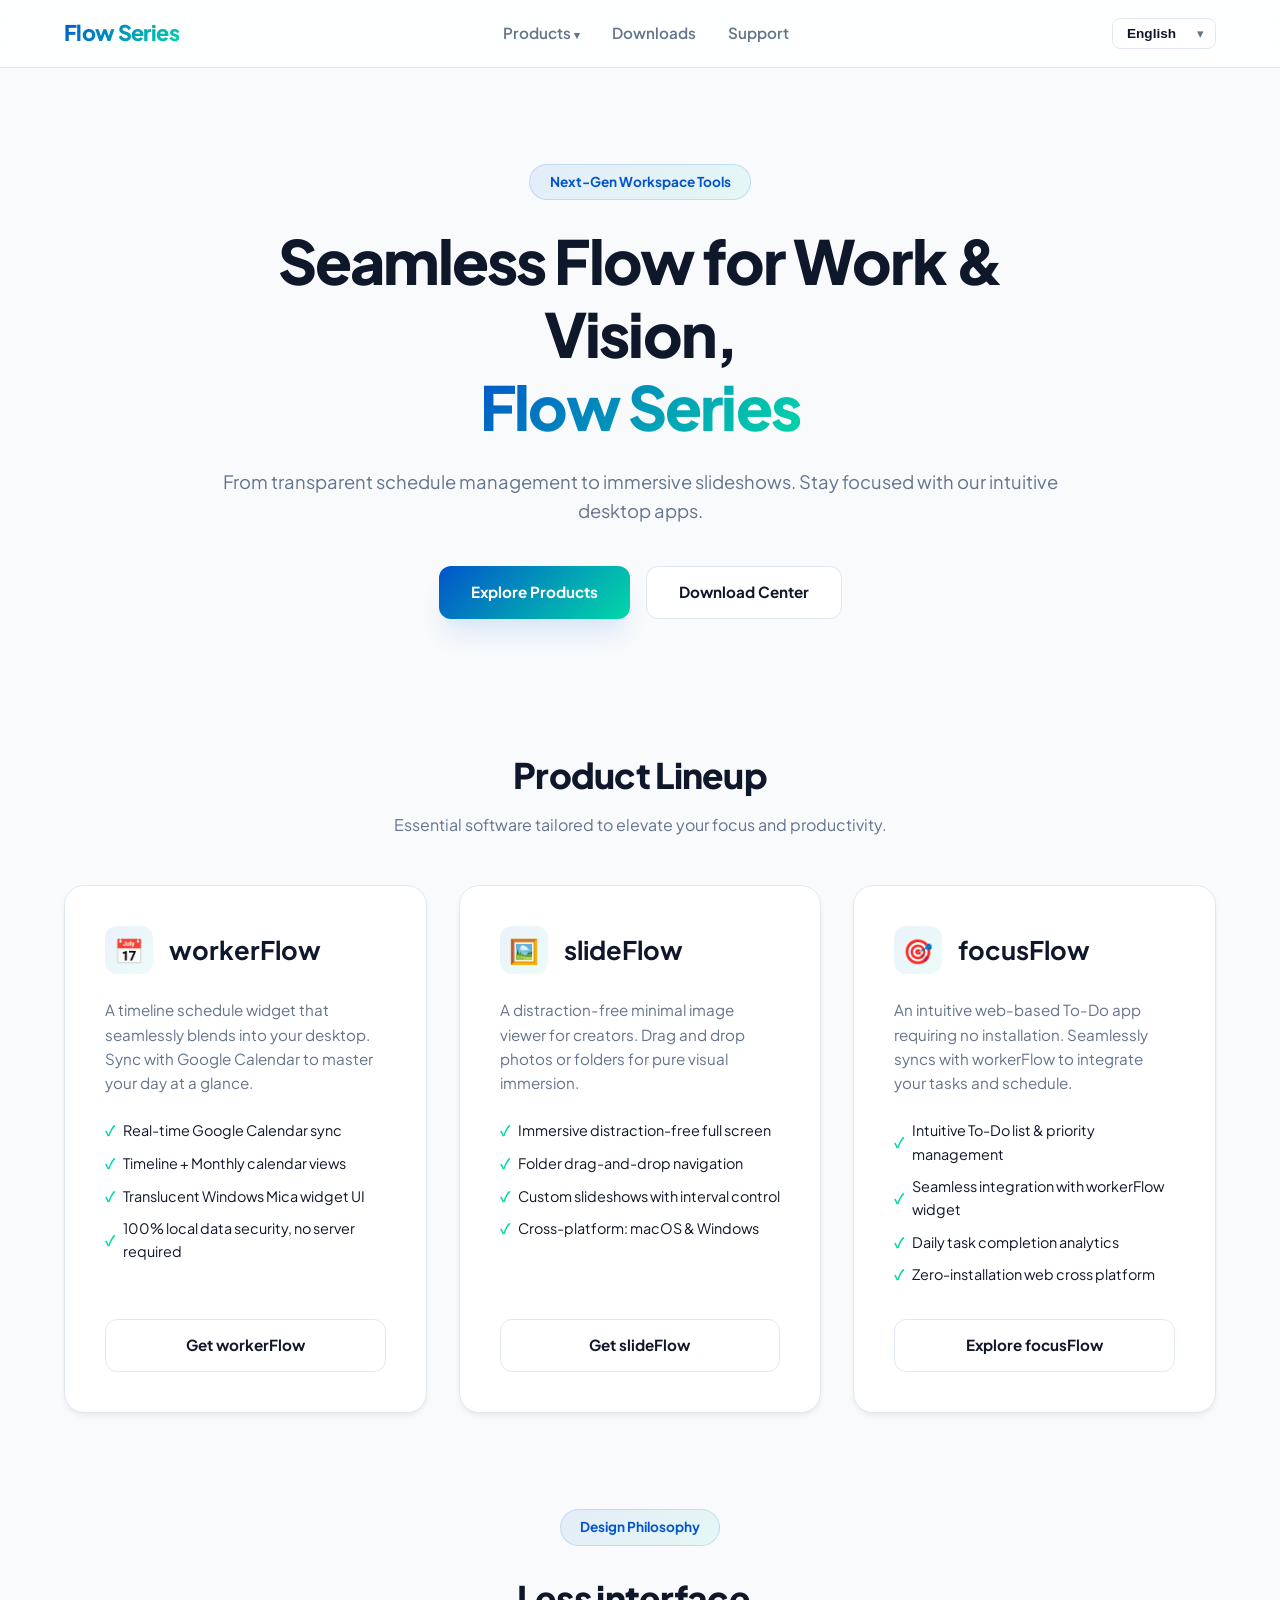
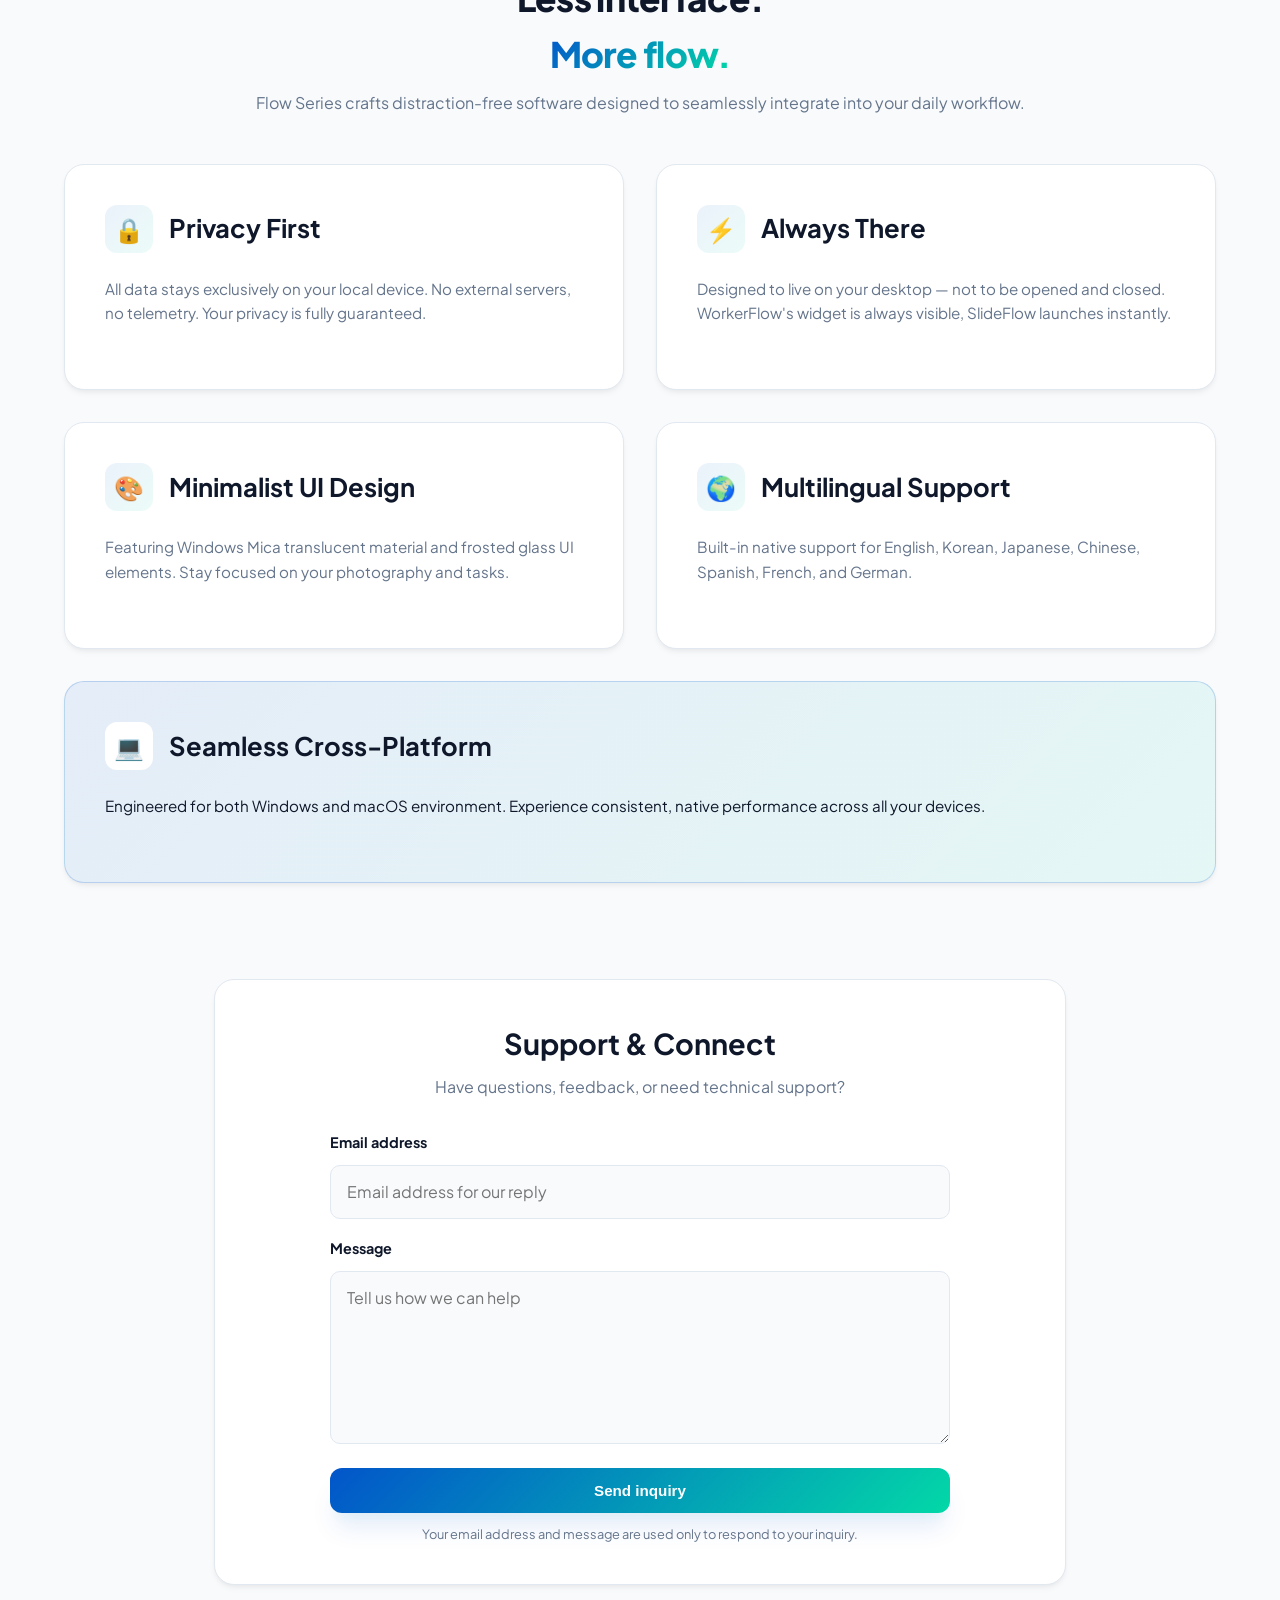
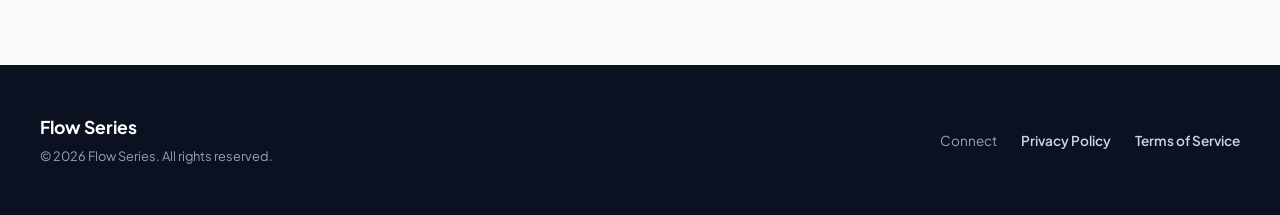
<file: index.html>
<!DOCTYPE html>
<html lang="ko">
<head>
  <meta charset="UTF-8">
  <meta name="viewport" content="width=device-width, initial-scale=1.0">
  <title>Flow Series — Streamline Your Workflow & Vision</title>
  
  <link rel="preconnect" href="https://fonts.googleapis.com">
  <link rel="preconnect" href="https://fonts.gstatic.com" crossorigin>
  <link href="https://fonts.googleapis.com/css2?family=Noto+Sans+KR:wght@300;400;500;700;800&family=Plus+Jakarta+Sans:wght@400;500;600;700;800&display=swap" rel="stylesheet">

  <!-- 분리된 External CSS 링크 -->
  <link rel="stylesheet" href="css/style.css">
  
  <style>
    /* 3개 제품 배치를 위한 3열 그리드 추가 */
    .grid-3 {
      display: grid;
      grid-template-columns: repeat(3, 1fr);
      gap: 2rem;
    }

    @media (max-width: 1024px) {
      .grid-3 {
        grid-template-columns: 1fr;
      }
    }
  </style>
</head>
<body>

    <header></header>

  <!-- Hero -->
  <section class="hero">
    <span class="hero-badge" data-i18n="heroBadge">Next-Gen Workspace Tools</span>
    <h1 data-i18n="heroTitle">업무와 창작의 완벽한 흐름,<br><span class="gradient-text">Flow Series</span></h1>
    <p data-i18n="heroDesc">투명한 일정 관리부터 압도적인 비주얼 슬라이드 경험까지. 직관적인 데스크톱 솔루션으로 완벽한 몰입을 경험하세요.</p>
    <div class="btn-group">
      <a href="#products" class="btn btn-primary" data-i18n="btnExplore">제품 둘러보기</a>
      <a href="./downloads/" class="btn btn-secondary" data-i18n="btnDownload">다운로드 센터</a>
    </div>
  </section>

  <!-- Products -->
  <section id="products" class="products-section">
    <div class="section-header">
      <h2 class="section-title" data-i18n="productsTitle">상품 라인업</h2>
      <p class="section-subtitle" data-i18n="productsSub">당신의 핵심 업무 흐름을 돕는 Flow Series의 소프트웨어입니다.</p>
    </div>

    <div class="grid-3">
      <!-- workerFlow -->
      <div class="card">
        <div>
          <div class="card-header">
            <div class="card-icon">📅</div>
            <h3 class="card-title">workerFlow</h3>
          </div>
          <p class="card-desc" data-i18n="wfDesc">바탕화면에 자연스럽게 녹아드는 타임라인 기반 스케줄 위젯입니다. Google Calendar 동기화와 직관적인 타임라인으로 오늘 하루의 흐름을 한눈에 파악하세요.</p>
          <ul class="card-features">
            <li data-i18n="wfF1">Google Calendar 실시간 연동</li>
            <li data-i18n="wfF2">타임라인 & 월간 일정 뷰 제공</li>
            <li data-i18n="wfF3">Windows Mica 투명 반투명 위젯 UI</li>
            <li data-i18n="wfF4">서버 저장 없는 로컬 중심의 안전한 데이터 관리</li>
          </ul>
        </div>
        <a href="./workerflow/" class="btn btn-secondary" style="text-align: center; justify-content: center;" data-i18n="btnGetWf">workerFlow 받기</a>
      </div>

      <!-- slideFlow -->
      <div class="card">
        <div>
          <div class="card-header">
            <div class="card-icon">🖼️</div>
            <h3 class="card-title">slideFlow</h3>
          </div>
          <p class="card-desc" data-i18n="sfDesc">디자이너와 크리에이터를 위한 불필요한 요소 없는 미니멀 이미지 뷰어입니다. 드래그 앤 드롭으로 이미지 및 폴더를 감상하고 완벽하게 몰입할 수 있습니다.</p>
          <ul class="card-features">
            <li data-i18n="sfF1">몰입형 전체 화면 시청 모드</li>
            <li data-i18n="sfF2">폴더 드래그 앤 드롭 탐색 지원</li>
            <li data-i18n="sfF3">사용자 지정 재생 간격의 슬라이드쇼</li>
            <li data-i18n="sfF4">macOS 및 Windows 크로스 플랫폼 지원</li>
          </ul>
        </div>
        <a href="./slideflow/" class="btn btn-secondary" style="text-align: center; justify-content: center;" data-i18n="btnGetSf">slideFlow 받기</a>
      </div>

      <!-- focusFlow -->
      <div class="card">
        <div>
          <div class="card-header">
            <div class="card-icon">🎯</div>
            <h3 class="card-title">focusFlow</h3>
          </div>
          <p class="card-desc" data-i18n="ffDesc">별도의 설치 없이 웹 브라우저에서 바로 사용할 수 있는 직관적인 할 일 관리 및 뽀모도로 몰입 타이머 앱입니다.</p>
          <ul class="card-features">
            <li data-i18n="ffMainF1">직관적인 To-Do 리스트 & 우선순위 관리</li>
            <li data-i18n="ffMainF2">25분 집중 & 5분 휴식 뽀모도로 타이머</li>
            <li data-i18n="ffMainF3">일일 몰입 통계 및 완료 현황 시각화</li>
            <li data-i18n="ffMainF4">웹 브라우저 기반 무설치 크로스 플랫폼</li>
          </ul>
        </div>
        <a href="./focusflow/" class="btn btn-secondary" style="text-align: center; justify-content: center;" data-i18n="btnGetFf">focusFlow 알아보기</a>
      </div>
    </div>
  </section>

  <!-- Design Philosophy (Why Flow Series) Section -->
  <section class="products-section" style="margin: 6rem auto;">
    <div class="section-header">
      <span class="hero-badge" data-i18n="whyLabel">Design Philosophy</span>
      <h2 class="section-title" data-i18n="whyTitle">인터페이스는 최소한으로,<br><span class="gradient-text">몰입과 흐름은 극대화.</span></h2>
      <p class="section-subtitle" data-i18n="whySub">Flow Series는 복잡한 기능을 덜어내고 사용자의 업무와 창작 흐름을 방해하지 않는 소프트웨어를 만듭니다.</p>
    </div>

    <div class="grid-2">
      <!-- 1. Privacy First -->
      <div class="card">
        <div class="card-header">
          <div class="card-icon">🔒</div>
          <h3 class="card-title" data-i18n="why1Title">100% 로컬 보안 중심</h3>
        </div>
        <p class="card-desc" data-i18n="why1Desc">모든 데이터는 오직 사용자의 기기에만 안전하게 저장됩니다. 외부 서버 전송이나 추적 코드 없이, 일정을 포함한 모든 소중한 개인정보를 안전하게 보호합니다.</p>
      </div>

      <!-- 2. Always There -->
      <div class="card">
        <div class="card-header">
          <div class="card-icon">⚡</div>
          <h3 class="card-title" data-i18n="why2Title">언제나 바탕화면에 상주</h3>
        </div>
        <p class="card-desc" data-i18n="why2Desc">매번 앱을 켰다 끌 필요가 없습니다. workerFlow의 위젯은 항상 바탕화면에 은은하게 녹아들어 있고, slideFlow는 딜레이 없이 즉시 실행됩니다.</p>
      </div>

      <!-- 3. Minimal & Intuitive UX -->
      <div class="card">
        <div class="card-header">
          <div class="card-icon">🎨</div>
          <h3 class="card-title" data-i18n="why3Title">미니멀 UI & 군더더기 없는 디자인</h3>
        </div>
        <p class="card-desc" data-i18n="why3Desc">Windows Mica 투명 효과와 반투명 Glassmorphism UI로 바탕화면과 조화를 이룹니다. 군더더기 없는 레이아웃으로 오직 작업과 이미지에만 집중할 수 있습니다.</p>
      </div>

      <!-- 4. Global Multilingual -->
      <div class="card">
        <div class="card-header">
          <div class="card-icon">🌍</div>
          <h3 class="card-title" data-i18n="why4Title">7개 국어 다국어 지원</h3>
        </div>
        <p class="card-desc" data-i18n="why4Desc">전 세계 사용자를 위해 한국어, 영어, 일본어, 중국어(간체/번체), 스페인어, 프랑스어를 시스템 언어에 맞춰 기본적으로 지원합니다.</p>
      </div>
    </div>

    <!-- 5. Cross-Platform Support (Wide Card) -->
    <div class="card" style="margin-top: 2rem; background: var(--brand-gradient-soft); border-color: rgba(2, 85, 202, 0.2);">
      <div class="card-header">
        <div class="card-icon" style="background: #FFF;">💻</div>
        <h3 class="card-title" data-i18n="why5Title">Windows & macOS 최적화 호환성</h3>
      </div>
      <p class="card-desc" style="color: var(--text-main);" data-i18n="why5Desc">크로스 플랫폼 환경을 고려하여 각 OS의 네이티브 감성에 맞는 최적화된 경험을 제공합니다. 사용자의 디바이스 환경에 구애받지 않고 언제 어디서나 동일한 흐름을 유지하세요.</p>
    </div>
  </section>

  <!-- Connect -->
  <section id="connect" class="connect-section">
    <div class="contact-card">
      <h2 style="font-size: 1.8rem; margin-bottom: 0.5rem;" data-i18n="connectTitle">고객센터 & 커넥트</h2>
      <p style="color: var(--text-muted); margin-bottom: 1.5rem;" data-i18n="connectSub">제품 문의, 피드백, 또는 기술 지원이 필요하신가요?</p>
      <form class="contact-form" action="https://formsubmit.co/workerflow.page@gmail.com" method="POST">
        <input type="hidden" name="_subject" value="[Flow Series] 새 문의가 도착했습니다">
        <input type="hidden" name="_template" value="table">
        <input type="hidden" name="_captcha" value="true">
        <input type="hidden" name="_url" value="https://flow-series.github.io/">
        <input type="text" name="_honey" class="contact-honeypot" tabindex="-1" autocomplete="off" aria-hidden="true">

        <label for="contact-email" data-i18n="contactEmailLabel">이메일 주소</label>
        <input id="contact-email" name="email" type="email" autocomplete="email" required data-i18n-placeholder="contactEmailPlaceholder" placeholder="답변 받을 이메일 주소">

        <label for="contact-message" data-i18n="contactMessageLabel">문의 내용</label>
        <textarea id="contact-message" name="message" rows="6" required data-i18n-placeholder="contactMessagePlaceholder" placeholder="문의 내용을 입력해 주세요"></textarea>

        <button type="submit" class="btn btn-primary" data-i18n="btnContact">문의 보내기</button>
        <p class="contact-notice" data-i18n="contactNotice">보내주신 이메일 주소와 문의 내용은 답변을 위해서만 사용됩니다.</p>
      </form>
    </div>
  </section>

  <footer></footer>

  <!-- 분리된 External JS 불러오기 -->
  <script src="js/i18n.js"></script>
  <script src="./js/components.js"></script>
</body>
</html>
</file>
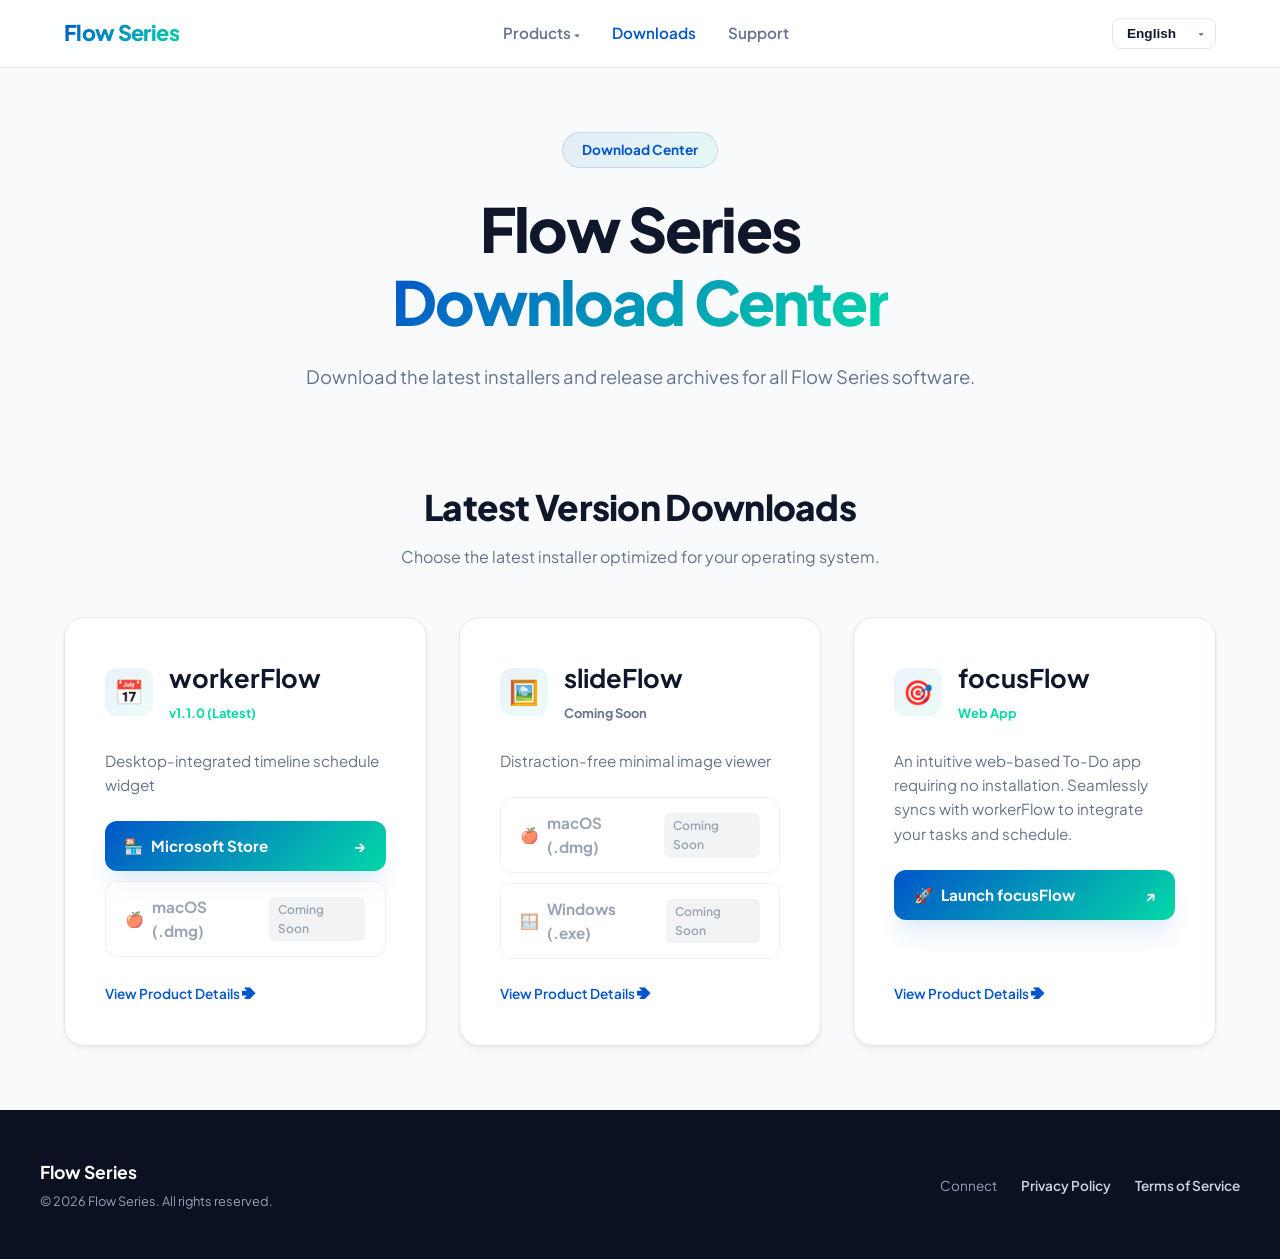
<file: downloads/index.html>
<!DOCTYPE html>
<html lang="ko">

<head>
  <meta charset="UTF-8">
  <meta name="viewport" content="width=device-width, initial-scale=1.0">
  <title>Flow Series — Downloads Center</title>

  <link rel="preconnect" href="https://fonts.googleapis.com">
  <link rel="preconnect" href="https://fonts.gstatic.com" crossorigin>
  <link
    href="https://fonts.googleapis.com/css2?family=Noto+Sans+KR:wght@300;400;500;700;800&family=Plus+Jakarta+Sans:wght@400;500;600;700;800&display=swap"
    rel="stylesheet">

  <!-- 공통 CSS 불러오기 -->
  <link rel="stylesheet" href="../css/style.css">
</head>

<body>

  <!-- Header -->
  <header>
    <div class="nav-container">
      <a href="../" class="brand-logo">Flow Series</a>

      <ul class="nav-menu">
        <li class="nav-item-dropdown">
          <a href="../#products">
            <span data-i18n="navProducts">상품들</span> <span style="font-size: 0.7rem;">▾</span>
          </a>
          <ul class="dropdown-menu">
            <li>
              <a href="../workerflow/" class="dropdown-item">
                <span class="dropdown-icon">📅</span>
                <div class="dropdown-text">
                  <span class="dropdown-title">workerFlow</span>
                  <span class="dropdown-desc" data-i18n="subWf">스케줄 위젯</span>
                </div>
              </a>
            </li>
            <li>
              <a href="../slideflow/" class="dropdown-item">
                <span class="dropdown-icon">🖼️</span>
                <div class="dropdown-text">
                  <span class="dropdown-title">slideFlow</span>
                  <span class="dropdown-desc" data-i18n="subSf">미니멀 뷰어</span>
                </div>
              </a>
            </li>
            <li>
              <a href="../focusflow/" class="dropdown-item">
                <span class="dropdown-icon">🎯</span>
                <div class="dropdown-text">
                  <span class="dropdown-title">focusFlow</span>
                  <span class="dropdown-desc" data-i18n="subFf">할일 & 몰입</span>
                </div>
              </a>
            </li>
          </ul>
        </li>

        <li><a href="./" data-i18n="navDownloads" style="color: var(--primary-blue);">다운로드</a></li>
        <li><a href="../#connect" data-i18n="navConnect">고객센터</a></li>
      </ul>

      <!-- 언어 설정 -->
      <div class="lang-selector">
        <select class="lang-select" id="languageSelect">
          <option value="en">English</option>
          <option value="ko">한국어</option>
          <option value="ja">日本語</option>
          <option value="zh-CN">简体中文</option>
          <option value="zh-TW">繁體中文</option>
          <option value="es">Español</option>
          <option value="fr">Français</option>
        </select>
      </div>
    </div>
  </header>

  <!-- Title Banner -->
  <section class="hero" style="padding: 4rem 1.5rem 2rem;">
    <span class="hero-badge" data-i18n="dlCenterBadge">Download Center</span>
    <h1 data-i18n="dlCenterTitle">Flow Series<br><span class="gradient-text">다운로드 센터</span></h1>
    <p data-i18n="dlCenterDesc">모든 제품의 최신 설치 파일 및 이전 버전 아카이브를 한곳에서 다운로드하실 수 있습니다.</p>
  </section>

  <!-- 1. 최신 버전 카드 섹션 -->
  <section class="products-section" style="margin-top: 1rem;">
    <div class="section-header">
      <h2 class="section-title" data-i18n="dlLatestTitle">최신 버전 다운로드</h2>
      <p class="section-subtitle" data-i18n="dlLatestSub">운영체제(OS)에 맞는 최신 버전을 선택하여 즉시 설치하세요.</p>
    </div>

    <div class="grid-3">
      <!-- workerFlow 최신 카드 -->
      <div class="card">
        <div>
          <div class="card-header">
            <div class="card-icon">📅</div>
            <div>
              <h3 class="card-title">workerFlow</h3>
              <span style="font-size: 0.8rem; color: var(--primary-teal); font-weight: 700;">v1.1.0 (Latest)</span>
            </div>
          </div>
          <p class="card-desc" data-i18n="wfDlCardDesc">바탕화면에 상주하는 타임라인 기반 스케줄 위젯</p>

          <div style="display: flex; flex-direction: column; gap: 0.6rem; margin-bottom: 1.5rem;">
              <a href="https://apps.microsoft.com/detail/9pfjph03g2nm" target="_blank" class="btn btn-primary"
                style="justify-content: space-between; padding: 0.8rem 1.2rem;">
                <span style="display: flex; align-items: center; gap: 0.5rem;">
                  <span>🏪</span>
                  <span>Microsoft Store</span>
                </span>
                <span>→</span>
              </a>
              <div class="btn btn-disabled" style="justify-content: space-between; padding: 0.8rem 1.2rem;">
                <span style="display: flex; align-items: center; gap: 0.5rem;">
                  <span>🍎</span>
                  <span>macOS (.dmg)</span>
                </span>
                <span class="badge-coming-soon" data-i18n="badgeComingSoon">준비 중</span>
              </div>
          </div>
        </div>
        <a href="../workerflow/"
          style="font-size: 0.85rem; color: var(--primary-blue); font-weight: 600; text-decoration: none;"
          data-i18n="goProductPage">제품 상세 페이지 보기 ➔</a>
      </div>

      <!-- slideFlow 최신 카드 -->
      <div class="card">
        <div>
          <div class="card-header">
            <div class="card-icon">🖼️</div>
            <div>
              <h3 class="card-title">slideFlow</h3>
              <span style="font-size: 0.8rem; color: var(--text-muted); font-weight: 700;"
                data-i18n="badgeComingSoon">준비 중</span>
            </div>
          </div>
          <p class="card-desc" data-i18n="sfDlCardDesc">불필요한 요소를 제거한 몰입형 미니멀 이미지 뷰어</p>

          <div style="display: flex; flex-direction: column; gap: 0.6rem; margin-bottom: 1.5rem;">
            <div class="btn btn-disabled" style="justify-content: space-between; padding: 0.8rem 1.2rem;">
              <span style="display: flex; align-items: center; gap: 0.5rem;">
                <span>🍎</span>
                <span>macOS (.dmg)</span>
              </span>
              <span class="badge-coming-soon" data-i18n="badgeComingSoon">준비 중</span>
            </div>
            <div class="btn btn-disabled" style="justify-content: space-between; padding: 0.8rem 1.2rem;">
              <span style="display: flex; align-items: center; gap: 0.5rem;">
                <span>🪟</span>
                <span>Windows (.exe)</span>
              </span>
              <span class="badge-coming-soon" data-i18n="badgeComingSoon">준비 중</span>
            </div>
          </div>
        </div>
        <a href="../slideflow/"
          style="font-size: 0.85rem; color: var(--primary-blue); font-weight: 600; text-decoration: none;"
          data-i18n="goProductPage">제품 상세 페이지 보기 ➔</a>
      </div>

      <!-- focusFlow 최신 카드 -->
      <div class="card">
        <div>
          <div class="card-header">
            <div class="card-icon">🎯</div>
            <div>
              <h3 class="card-title">focusFlow</h3>
              <span style="font-size: 0.8rem; color: var(--primary-teal); font-weight: 700;">Web App</span>
            </div>
          </div>
          <p class="card-desc" data-i18n="ffDesc">별도의 설치 없이 웹 브라우저에서 바로 사용할 수 있는 직관적인 할 일 관리 및 몰입 타이머 웹 앱입니다.</p>

          <div style="display: flex; flex-direction: column; gap: 0.6rem; margin-bottom: 1.5rem;">
            <a href="https://focus-flow-black-six.vercel.app/" target="_blank" rel="noopener noreferrer" class="btn btn-primary"
              style="justify-content: space-between; padding: 0.8rem 1.2rem;">
              <span style="display: flex; align-items: center; gap: 0.5rem;">
                <span>🚀</span>
                <span data-i18n="btnLaunchFf">focusFlow 바로가기</span>
              </span>
              <span>↗</span>
            </a>
          </div>
        </div>
        <a href="../focusflow/"
          style="font-size: 0.85rem; color: var(--primary-blue); font-weight: 600; text-decoration: none;"
          data-i18n="goProductPage">제품 상세 페이지 보기 ➔</a>
      </div>
    </div>
  </section>

  <!-- Footer -->
  <footer>
    <div class="footer-container">
      <div>
        <p style="font-weight: 700; color: #FFF; font-size: 1.1rem; margin-bottom: 0.3rem;">Flow Series</p>
        <p style="font-size: 0.8rem;">© 2026 Flow Series. All rights reserved.</p>
      </div>

      <ul class="footer-links">
        <li><a href="../#connect" data-i18n="footConnect">커넥트</a></li>
        <li><a href="../privacy.html" class="footer-policy" data-i18n="footPrivacy">개인정보보호정책</a></li>
        <li><a href="../terms.html" class="footer-policy" data-i18n="footTerms">서비스 약관</a></li>
      </ul>
    </div>
  </footer>

  <!-- 공통 i18n 스크립트 불러오기 -->
  <script src="../js/i18n.js"></script>
</body>

</html>
</file>
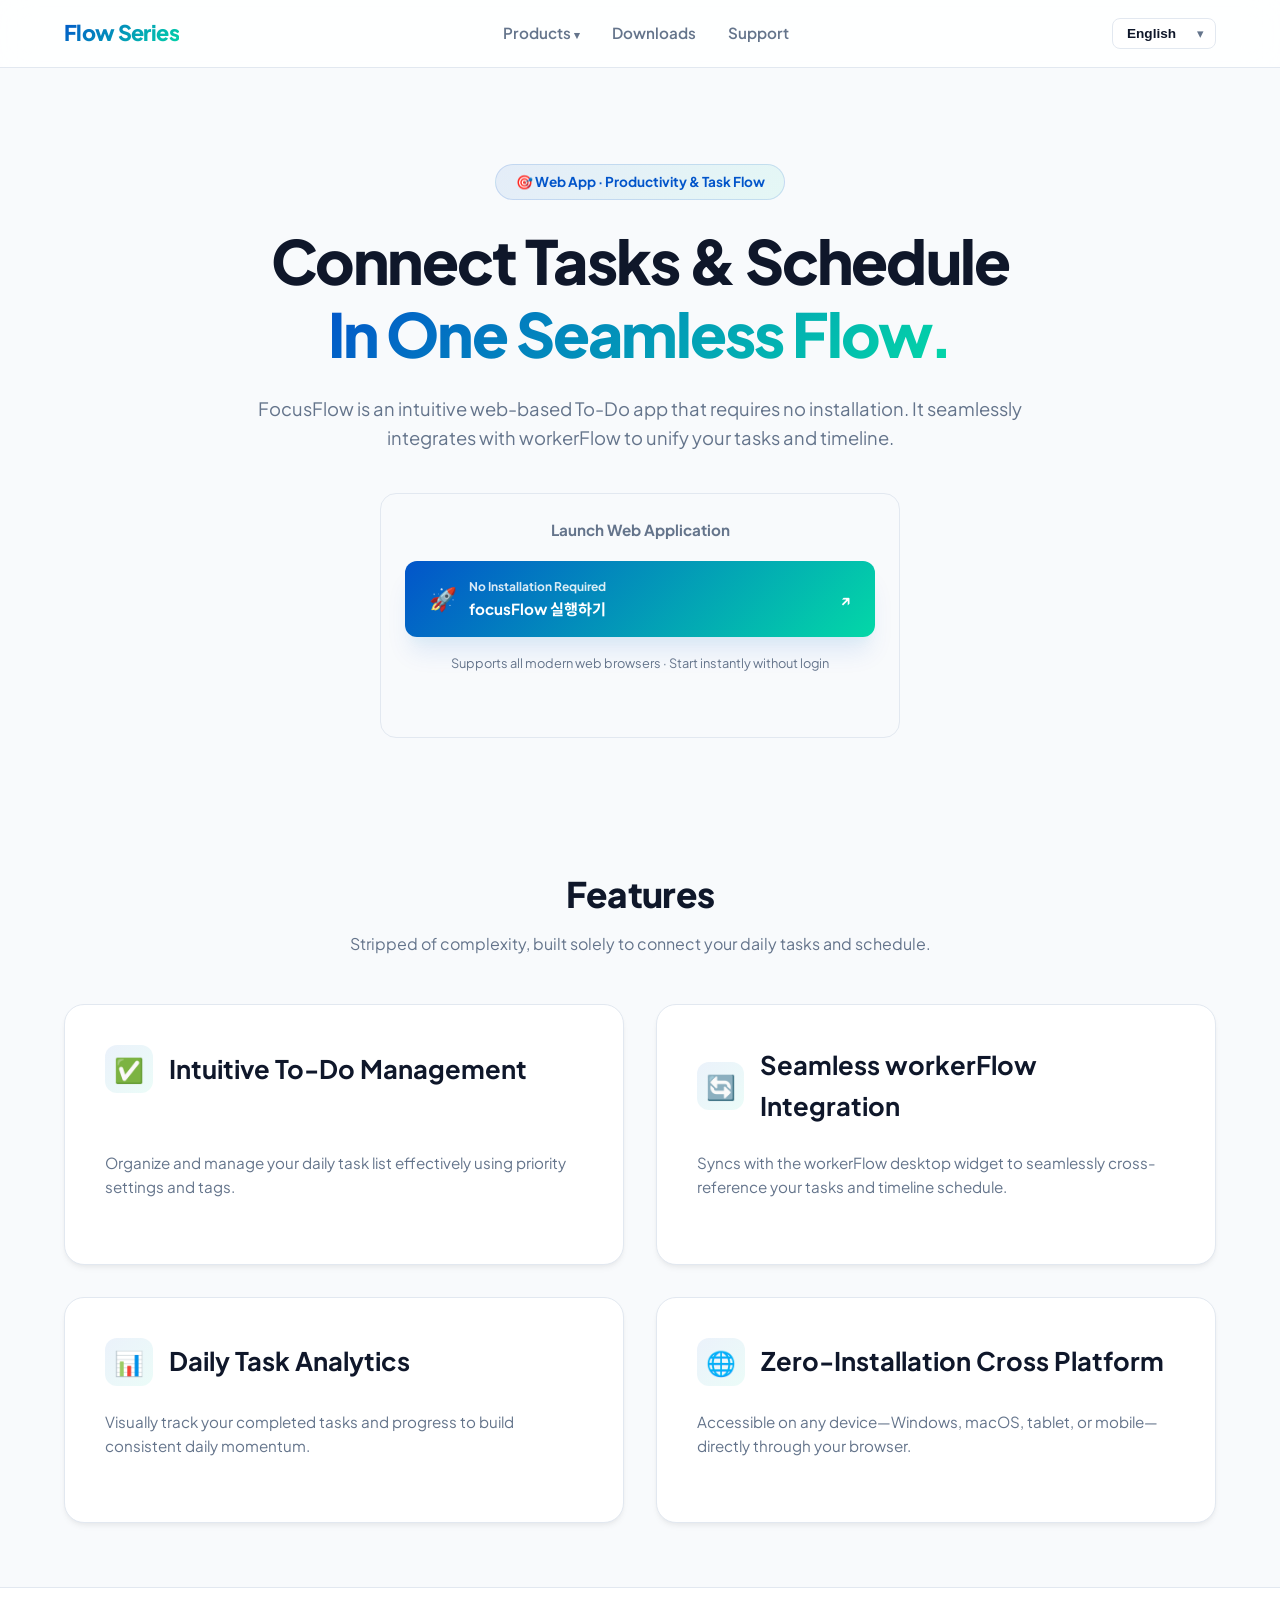
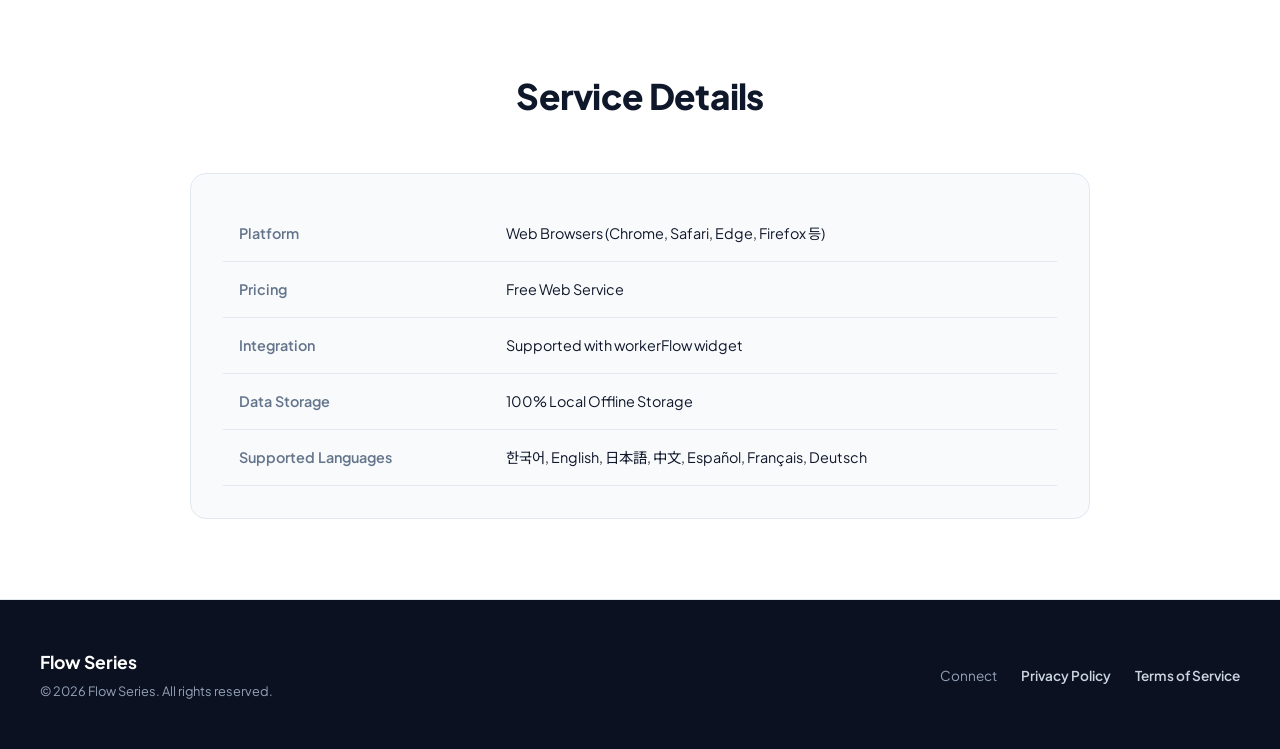
<file: focusflow/index.html>
<!DOCTYPE html>
<html lang="ko">
<head>
  <meta charset="UTF-8">
  <meta name="viewport" content="width=device-width, initial-scale=1.0">
  <title>focusFlow — Web-Based To-Do & Workflow App</title>
  
  <link rel="preconnect" href="https://fonts.googleapis.com">
  <link rel="preconnect" href="https://fonts.gstatic.com" crossorigin>
  <link href="https://fonts.googleapis.com/css2?family=Noto+Sans+KR:wght@300;400;500;700;800&family=Plus+Jakarta+Sans:wght@400;500;600;700;800&display=swap" rel="stylesheet">

  <!-- 공통 CSS 불러오기 -->
  <link rel="stylesheet" href="../css/style.css">
</head>
<body>

  <!-- 공통 헤더 주입 영역 -->
  <header></header>

  <!-- Hero Section -->
  <section class="hero">
    <span class="hero-badge" data-i18n="ffHeroBadge">🎯 Web App · Productivity & Task Flow</span>
    <h1 data-i18n="ffHeroTitle">할 일 관리와 일정의 흐름을<br><span class="gradient-text">하나로 연결하세요.</span></h1>
    <p data-i18n="ffHeroDesc">focusFlow는 별도의 설치 없이 웹 브라우저에서 바로 사용할 수 있는 직관적인 할 일 관리 웹 앱입니다. workerFlow와 연동되어 당신의 모든 과업과 타임라인을 유기적으로 이어줍니다.</p>

    <!-- 외부 서비스 연결 박스 -->
    <div class="archive-box" style="max-width: 520px; text-align: center; margin-top: 1.5rem; padding: 1.5rem;">
      <h3 style="font-size: 0.95rem; margin-bottom: 1.2rem; color: var(--text-muted);" data-i18n="ffAppLaunchTitle">웹에서 바로 실행하기</h3>
      
      <div style="display: flex; flex-direction: column; gap: 0.75rem;">
        <!-- Vercel 앱 이동 버튼 (새 창) -->
        <a href="https://focus-flow-black-six.vercel.app/" target="_blank" rel="noopener noreferrer" class="btn btn-primary" style="justify-content: space-between; padding: 1rem 1.5rem;">
          <span style="display: flex; align-items: center; gap: 0.75rem;">
            <span style="font-size: 1.4rem;">🚀</span>
            <span style="text-align: left;">
              <span style="font-size: 0.75rem; opacity: 0.85; display: block;" data-i18n="ffAppLaunchLabel">설치 없는 웹 서비스</span>
              <span style="font-weight: 700;" data-i18n="ffAppLaunchBtn">focusFlow 실행하기</span>
            </span>
          </span>
          <span>↗</span>
        </a>
      </div>

      <p style="margin-top: 1rem; font-size: 0.8rem; color: var(--text-muted);" data-i18n="ffAppNote">모든 현대식 웹 브라우저 지원 · 로그인 없이 즉시 사용 가능</p>
    </div>
  </section>

  <!-- Features Section -->
  <section class="products-section">
    <div class="section-header">
      <h2 class="section-title" data-i18n="ffFeatTitle">주요 기능</h2>
      <p class="section-subtitle" data-i18n="ffFeatSub">복잡함은 줄이고, 온전히 오늘의 과업과 일정의 흐름에 집중했습니다.</p>
    </div>

    <div class="grid-2">
      <div class="card">
        <div class="card-header">
          <div class="card-icon">✅</div>
          <h3 class="card-title" data-i18n="ffF1Title">직관적인 할 일(To-Do) 관리</h3>
        </div>
        <p class="card-desc" data-i18n="ffF1Desc">우선순위 설정과 태그 분류로 오늘 해결해야 할 할 일 목록을 빠르게 정리하고 체계적으로 관리할 수 있습니다.</p>
      </div>

      <div class="card">
        <div class="card-header">
          <div class="card-icon">🔄</div>
          <h3 class="card-title" data-i18n="ffF2Title">workerFlow 완벽 연동</h3>
        </div>
        <p class="card-desc" data-i18n="ffF2Desc">데스크톱 위젯인 workerFlow와 실시간으로 연동되어, 작성한 할 일과 타임라인 일정을 Seamless하게 상호 참조할 수 있습니다.</p>
      </div>

      <div class="card">
        <div class="card-header">
          <div class="card-icon">📊</div>
          <h3 class="card-title" data-i18n="ffF3Title">일일 과업 완료 통계</h3>
        </div>
        <p class="card-desc" data-i18n="ffF3Desc">오늘 달성한 할 일의 개수와 진척도를 한눈에 시각적으로 확인하고 지속적인 목표 달성 동기를 부여받으세요.</p>
      </div>

      <div class="card">
        <div class="card-header">
          <div class="card-icon">🌐</div>
          <h3 class="card-title" data-i18n="ffF4Title">무설치 웹 크로스 플랫폼</h3>
        </div>
        <p class="card-desc" data-i18n="ffF4Desc">Windows, macOS, 태블릿, 모바일 등 기기와 장소에 제한 없이 웹 브라우저만 있다면 즉시 접속 가능합니다.</p>
      </div>
    </div>
  </section>

  <!-- Specs Section -->
  <section class="downloads-section">
    <div class="section-header">
      <h2 class="section-title" data-i18n="ffSpecTitle">서비스 정보</h2>
    </div>

    <div class="archive-box" style="max-width: 900px;">
      <table class="archive-table">
        <tbody>
          <tr>
            <th data-i18n="specPlatform">지원 환경</th>
            <td data-i18n="ffPlatformVal">Web Browsers (Chrome, Safari, Edge, Firefox 등)</td>
          </tr>
          <tr>
            <th data-i18n="ffCostSpec">이용 비용</th>
            <td data-i18n="ffCostVal">무료 (Free Web Service)</td>
          </tr>
          <tr>
            <th data-i18n="ffIntegrationSpec">제품 연동</th>
            <td data-i18n="ffIntegrationVal">workerFlow 스케줄 위젯과 연동 지원</td>
          </tr>
          <tr>
            <th data-i18n="specStorage">데이터 저장 방식</th>
            <td data-i18n="specStorageVal">100% 로컬 오프라인 저장소</td>
          </tr>
          <tr>
            <th data-i18n="specLang">지원 언어</th>
            <td data-i18n="specLangVal">한국어, English, 日本語, 中文, Español, Français, Deutsch</td>
          </tr>
        </tbody>
      </table>
    </div>
  </section>
  
  <!-- 공통 푸터 주입 영역 -->
  <footer></footer>

  <!-- 공통 JS 불러오기 -->
  <script src="../js/i18n.js"></script>
  <script src="../js/components.js"></script>
</body>
</html>
</file>
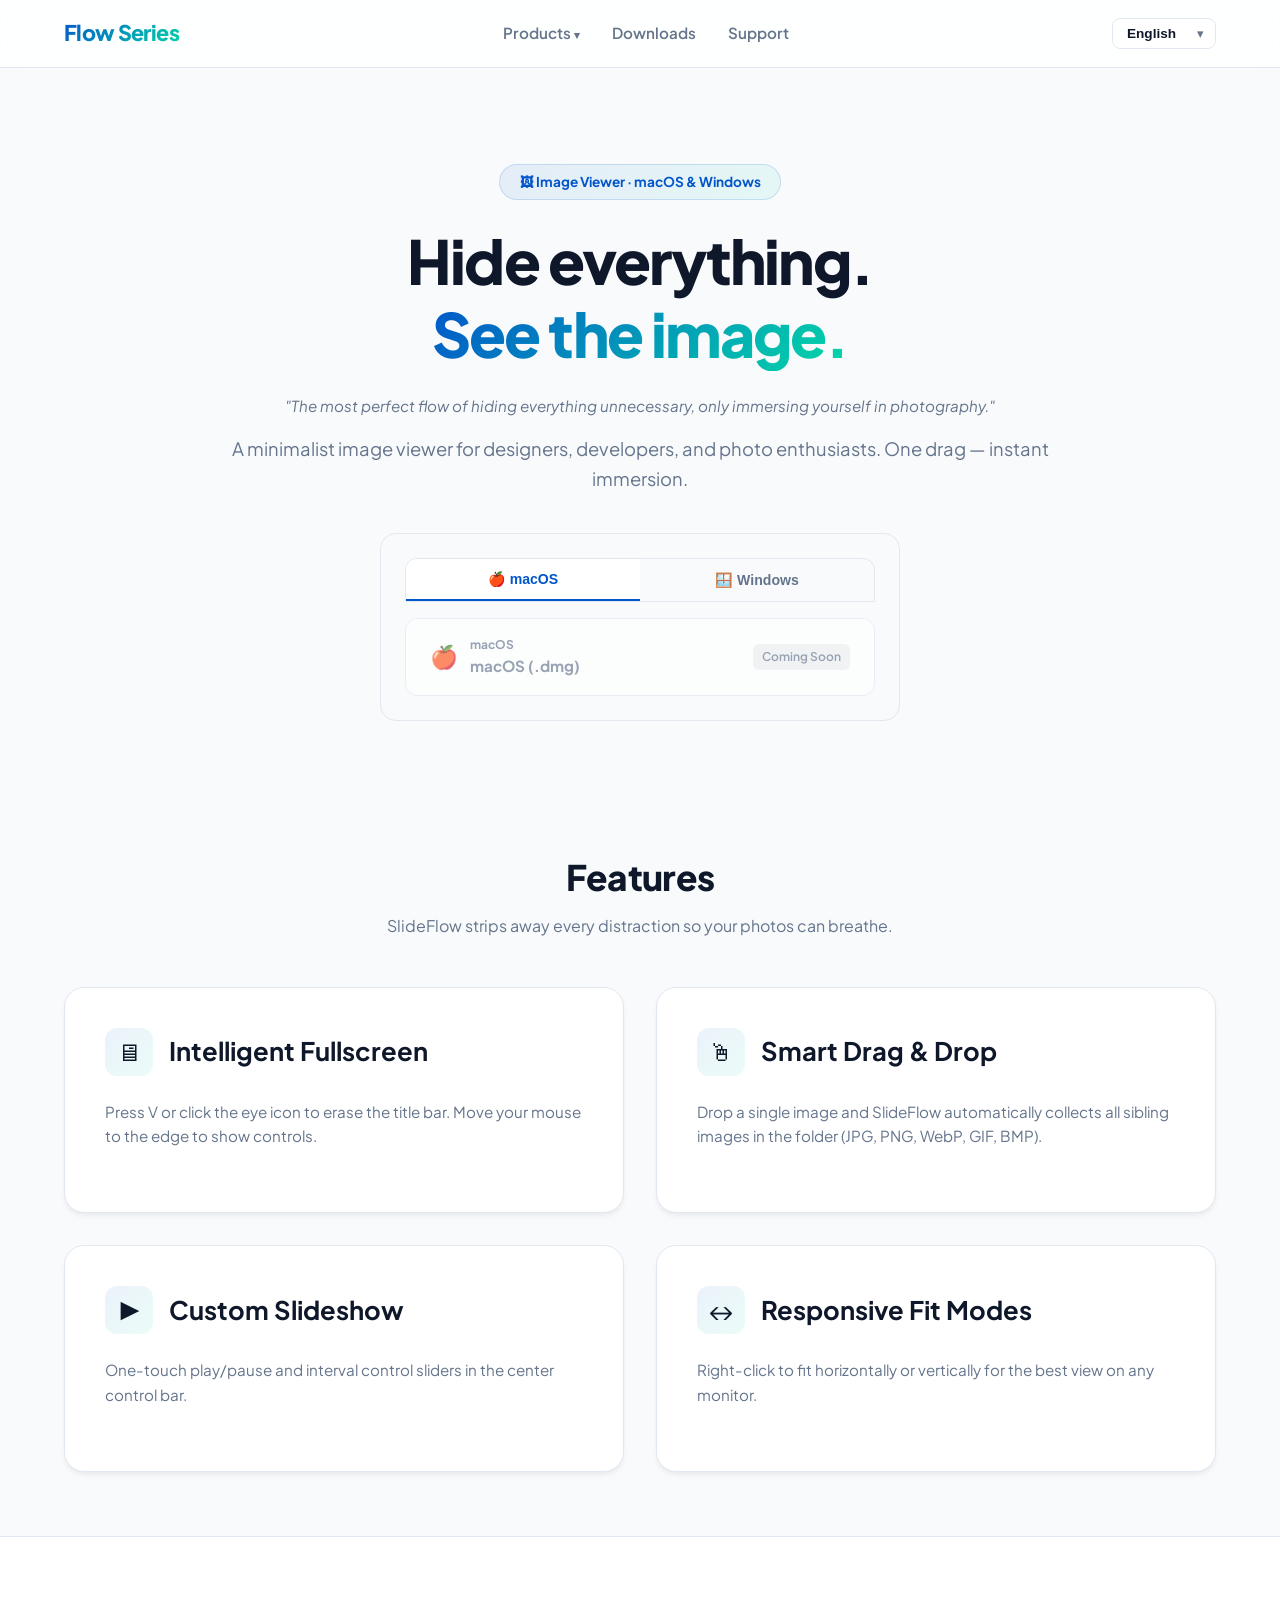
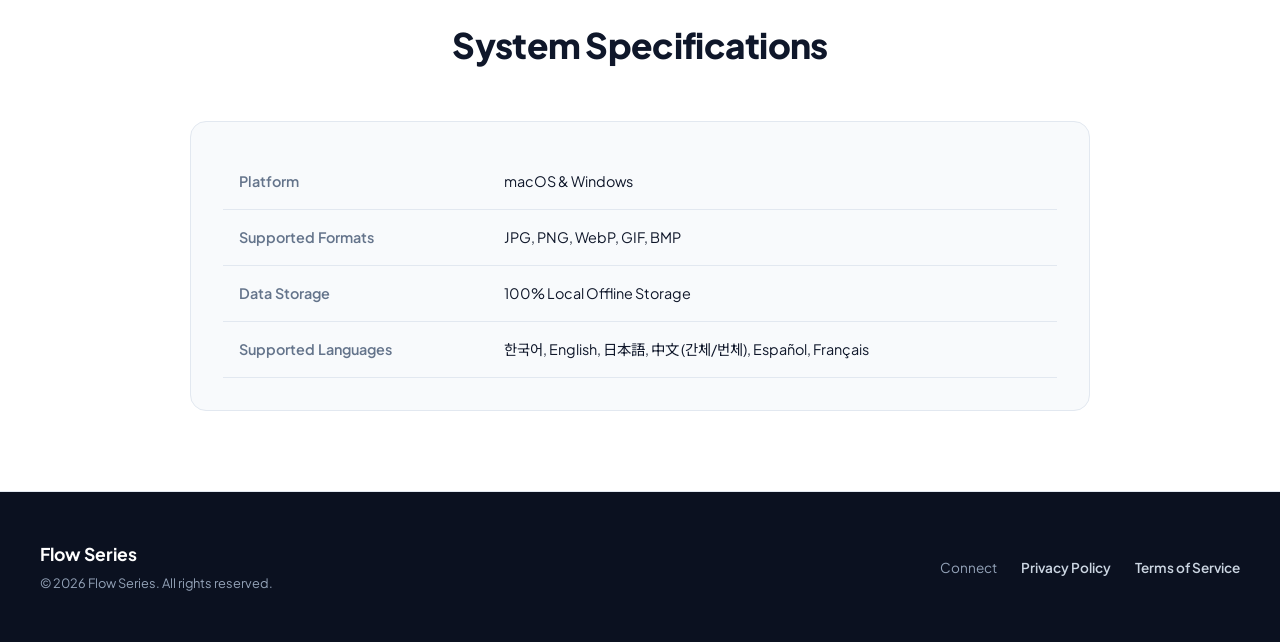
<file: slideflow/index.html>
<!DOCTYPE html>
<html lang="ko">
<head>
  <meta charset="UTF-8">
  <meta name="viewport" content="width=device-width, initial-scale=1.0">
  <title>slideFlow — Minimalist Image Viewer for macOS & Windows</title>
  
  <link rel="preconnect" href="https://fonts.googleapis.com">
  <link rel="preconnect" href="https://fonts.gstatic.com" crossorigin>
  <link href="https://fonts.googleapis.com/css2?family=Noto+Sans+KR:wght@300;400;500;700;800&family=Plus+Jakarta+Sans:wght@400;500;600;700;800&display=swap" rel="stylesheet">

  <!-- 루트의 공통 CSS 불러오기 -->
  <link rel="stylesheet" href="../css/style.css">

  <style>
    /* slideFlow 전용 탭 컨트롤 스타일 */
    .platform-tabs {
      display: flex;
      background: var(--bg-body);
      border: 1px solid var(--surface-border);
      border-radius: 12px 12px 0 0;
      overflow: hidden;
    }

    .platform-tab {
      flex: 1;
      padding: 0.75rem 1rem;
      font-weight: 700;
      font-size: 0.88rem;
      color: var(--text-muted);
      cursor: pointer;
      background: transparent;
      border: none;
      transition: all 0.2s;
    }

    .platform-tab.active {
      background: var(--surface);
      color: var(--primary-blue);
      border-bottom: 2px solid var(--primary-blue);
    }

    .download-panel {
      display: none;
      padding-top: 1rem;
    }

    .download-panel.active {
      display: block;
    }
  </style>
</head>
<body>

  <header></header>

  <!-- Hero Section -->
  <section class="hero">
    <span class="hero-badge" data-i18n="sfHeroBadge">🖼 Image Viewer · macOS & Windows</span>
    <h1 data-i18n="sfHeroTitle">불필요한 모든 것을 숨기고,<br><span class="gradient-text">오직 이미지에만 몰입하세요.</span></h1>
    
    <p style="font-style: italic; font-size: 0.95rem; color: var(--text-muted); margin-bottom: 1rem;" data-i18n="sfQuote">"사진 그 자체에 온전히 몰입하는 가장 완벽한 경험."</p>
    <p data-i18n="sfHeroDesc">디자이너, 개발자, 사진 애호가를 위한 미니멀 이미지 뷰어입니다. 한 번의 드래그로 완벽한 몰입감을 선사합니다.</p>

    <!-- 다운로드 박스 (macOS / Windows 탭 선택) -->
    <div class="archive-box" style="max-width: 520px; text-align: center; margin-top: 1.5rem; padding: 1.5rem;">
      <div class="platform-tabs">
        <button class="platform-tab active" onclick="switchTab('mac')">🍎 macOS</button>
        <button class="platform-tab" onclick="switchTab('win')">🪟 Windows</button>
      </div>

      <!-- macOS Panel -->
      <div class="download-panel active" id="tab-mac">
        <div style="display: flex; flex-direction: column; gap: 0.75rem;">
          <div class="btn btn-disabled" style="justify-content: space-between; padding: 1rem 1.5rem;">
            <span style="display: flex; align-items: center; gap: 0.75rem;">
              <span style="font-size: 1.4rem;">🍎</span>
              <span style="text-align: left;">
                <span style="font-size: 0.75rem; color: var(--text-muted); display: block;">macOS</span>
                <span style="font-weight: 700;">macOS (.dmg)</span>
              </span>
            </span>
            <span class="badge-coming-soon" data-i18n="badgeComingSoon">준비 중</span>
          </div>
        </div>
      </div>

      <!-- Windows Panel -->
      <div class="download-panel" id="tab-win">
        <div style="display: flex; flex-direction: column; gap: 0.75rem;">
          <div class="btn btn-disabled" style="justify-content: space-between; padding: 1rem 1.5rem;">
            <span style="display: flex; align-items: center; gap: 0.75rem;">
              <span style="font-size: 1.4rem;">🪟</span>
              <span style="text-align: left;">
                <span style="font-size: 0.75rem; color: var(--text-muted); display: block;">Windows</span>
                <span style="font-weight: 700;">Windows (.exe)</span>
              </span>
            </span>
            <span class="badge-coming-soon" data-i18n="badgeComingSoon">준비 중</span>
          </div>
        </div>
      </div>
    </div>
  </section>

  <!-- Features Section -->
  <section class="products-section">
    <div class="section-header">
      <h2 class="section-title" data-i18n="sfFeatTitle">주요 기능</h2>
      <p class="section-subtitle" data-i18n="sfFeatSub">모든 불필요한 요소를 제거하여 오직 이미지에만 집중할 수 있습니다.</p>
    </div>

    <div class="grid-2">
      <div class="card">
        <div class="card-header">
          <div class="card-icon">🖥</div>
          <h3 class="card-title" data-i18n="sfF1Title">스마트 풀스크린 모드</h3>
        </div>
        <p class="card-desc" data-i18n="sfF1Desc">V키를 누르거나 눈 아이콘을 클릭하여 타이틀바를 숨깁니다. 마우스를 가장자리로 이동할 때만 컨트롤이 나타나고 다시 감춰집니다.</p>
      </div>

      <div class="card">
        <div class="card-header">
          <div class="card-icon">🖱</div>
          <h3 class="card-title" data-i18n="sfF2Title">스마트 드래그 앤 드롭</h3>
        </div>
        <p class="card-desc" data-i18n="sfF2Desc">이미지 단 한 장을 끌어다 놓아도 같은 폴더 안의 모든 이미지를 자동으로 인식합니다. (JPG, PNG, WebP, GIF, BMP 지원)</p>
      </div>

      <div class="card">
        <div class="card-header">
          <div class="card-icon">▶️</div>
          <h3 class="card-title" data-i18n="sfF3Title">맞춤형 슬라이드쇼</h3>
        </div>
        <p class="card-desc" data-i18n="sfF3Desc">중앙 컨트롤 바에서 한 번의 터치로 재생/일시정지가 가능합니다. 슬라이더로 재생 간격을 조절하여 감상할 수 있습니다.</p>
      </div>

      <div class="card">
        <div class="card-header">
          <div class="card-icon">↔️</div>
          <h3 class="card-title" data-i18n="sfF4Title">반응형 핏(Fit) 모드</h3>
        </div>
        <p class="card-desc" data-i18n="sfF4Desc">우클릭으로 가로 맞춤, 세로 맞춤을 설정하세요. 어떤 비율의 이미지와 모니터 환경에서도 최적의 뷰를 선사합니다.</p>
      </div>
    </div>
  </section>

  <!-- Specs Section -->
  <section class="downloads-section">
    <div class="section-header">
      <h2 class="section-title" data-i18n="sfSpecTitle">시스템 요구사항 & 사양</h2>
    </div>

    <div class="archive-box" style="max-width: 900px;">
      <table class="archive-table">
        <tbody>
          <tr>
            <th data-i18n="specPlatform">지원 플랫폼</th>
            <td>macOS & Windows</td>
          </tr>
          <tr>
            <th data-i18n="sfFormatSpec">지원 포맷</th>
            <td>JPG, PNG, WebP, GIF, BMP</td>
          </tr>
          <tr>
            <th data-i18n="specStorage">데이터 저장 방식</th>
            <td data-i18n="specStorageVal">100% 로컬 오프라인 저장소</td>
          </tr>
          <tr>
            <th data-i18n="specLang">지원 언어</th>
            <td>한국어, English, 日本語, 中文 (간체/번체), Español, Français</td>
          </tr>
        </tbody>
      </table>
    </div>
  </section>

  <footer></footer>

  <!-- 공통 i18n 스크립트 연결 -->
  <script src="../js/i18n.js"></script>
  <script src="../js/components.js"></script>
  <script>
    // macOS / Windows 탭 전환 스크립트
    function switchTab(platform) {
      document.querySelectorAll('.platform-tab').forEach(t => t.classList.remove('active'));
      document.querySelectorAll('.download-panel').forEach(p => p.classList.remove('active'));
      
      document.getElementById('tab-' + platform).classList.add('active');
      event.currentTarget.classList.add('active');
    }
  </script>
</body>
</html>
</file>
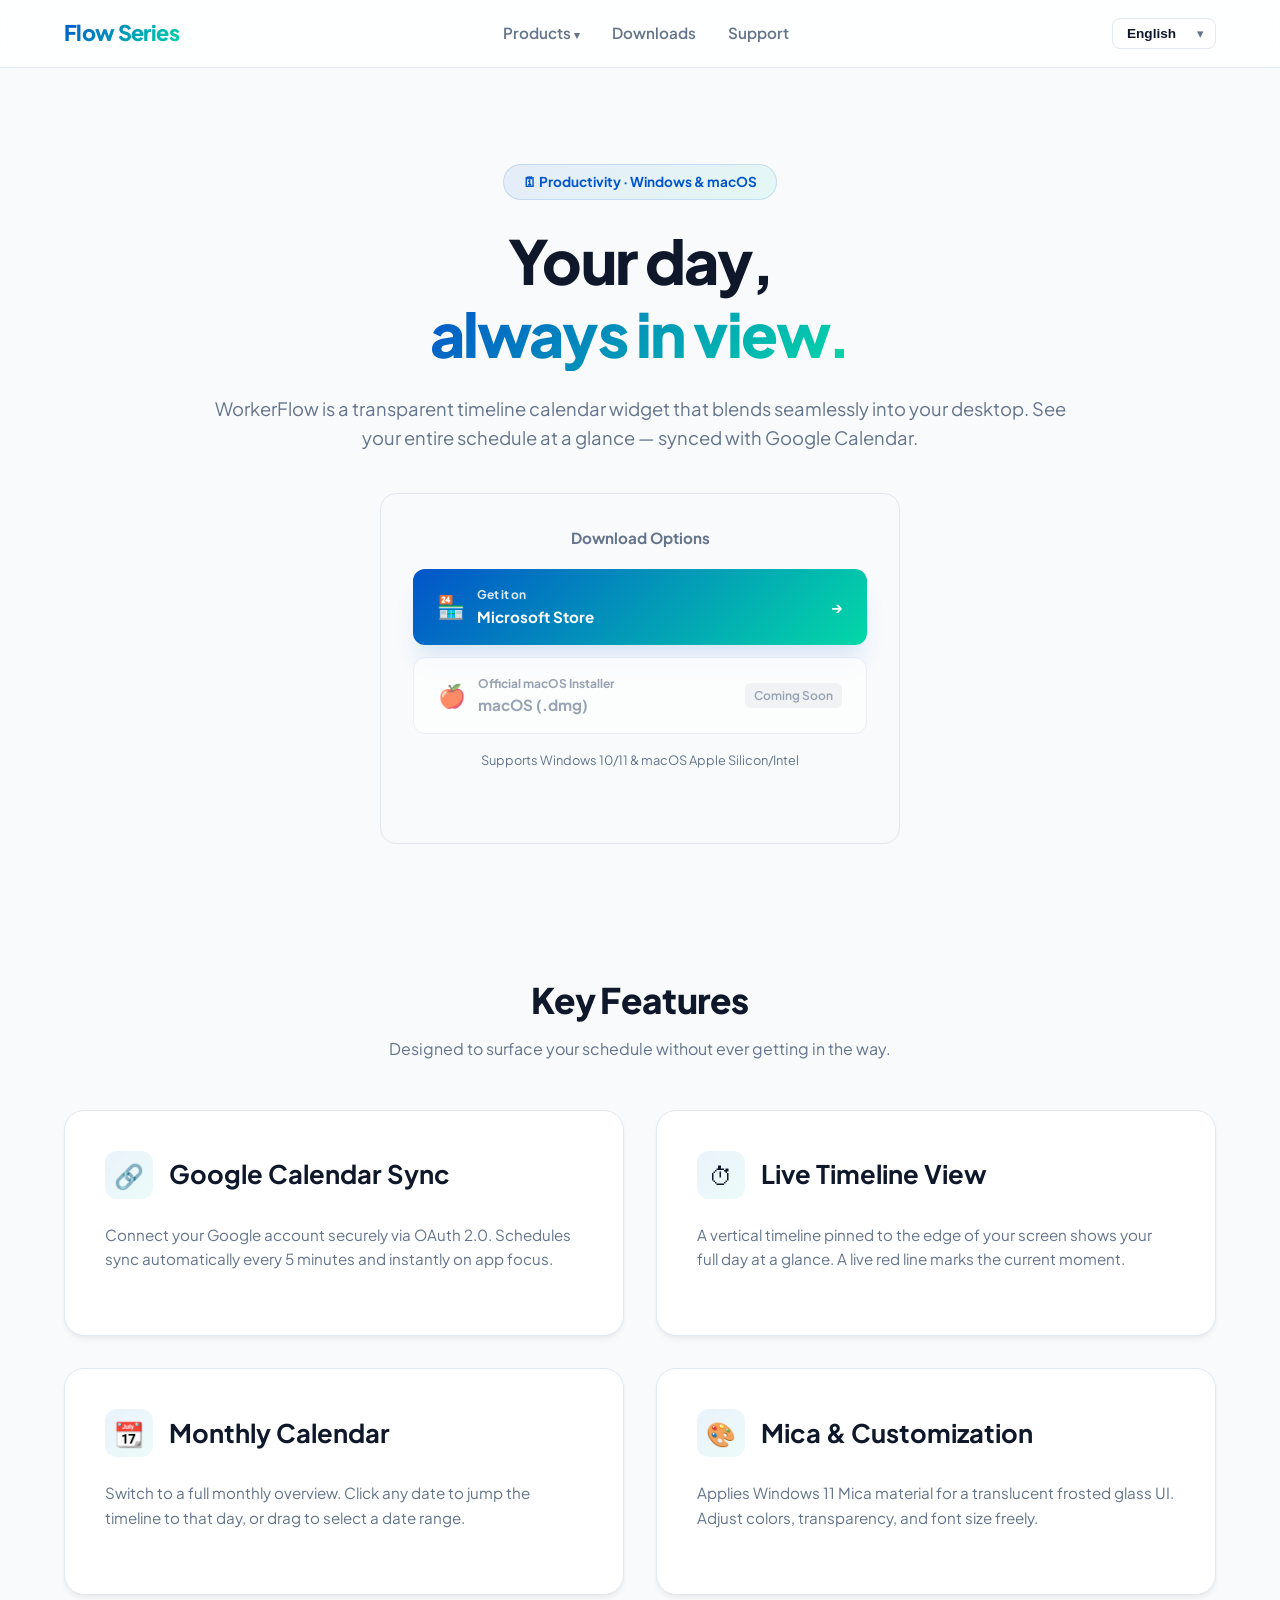
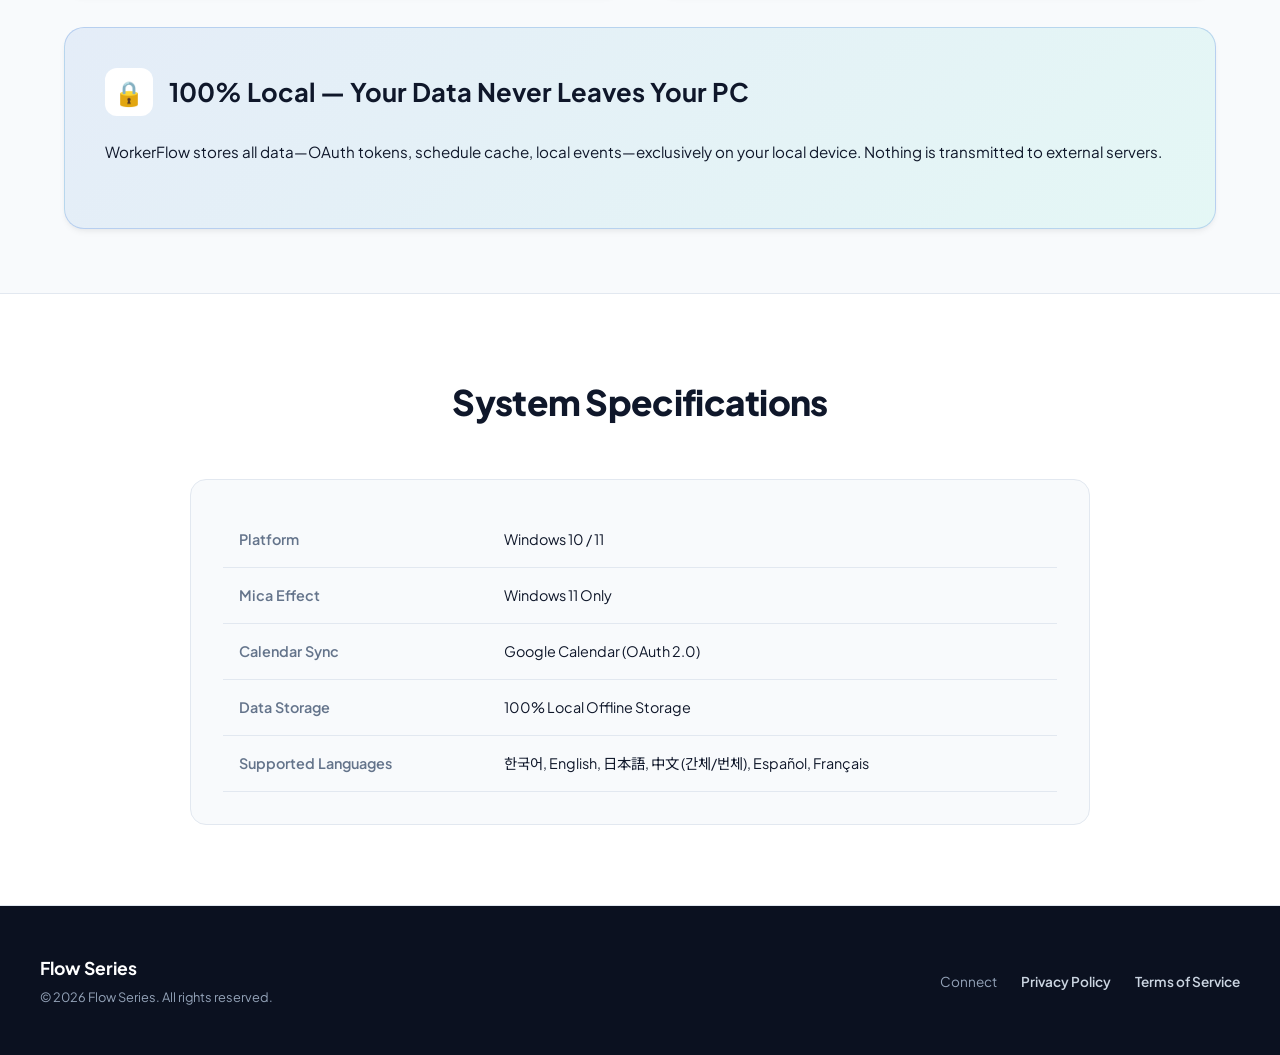
<file: workerflow/index.html>
<!DOCTYPE html>
<html lang="ko">
<head>
  <meta charset="UTF-8">
  <meta name="viewport" content="width=device-width, initial-scale=1.0">
  <title>workerFlow — Desktop Timeline Calendar Widget</title>
  
  <link rel="preconnect" href="https://fonts.googleapis.com">
  <link rel="preconnect" href="https://fonts.gstatic.com" crossorigin>
  <link href="https://fonts.googleapis.com/css2?family=Noto+Sans+KR:wght@300;400;500;700;800&family=Plus+Jakarta+Sans:wght@400;500;600;700;800&display=swap" rel="stylesheet">

  <!-- 메인 루트의 공통 CSS 불러오기 -->
  <link rel="stylesheet" href="../css/style.css">
</head>
<body>

  <header></header>

  <!-- Hero Section -->
  <section class="hero">
    <span class="hero-badge" data-i18n="wfHeroBadge">🗓 Productivity · Windows</span>
    <h1 data-i18n="wfHeroTitle">당신의 하루를<br><span class="gradient-text">항상 한눈에.</span></h1>
    <p data-i18n="wfHeroDesc">workerFlow는 바탕화면에 자연스럽게 녹아드는 타임라인 기반 스케줄 위젯입니다. Google Calendar 동기화와 직관적인 타임라인으로 오늘 하루의 흐름을 한눈에 파악하세요.</p>
    
    <!-- 다운로드 박스 -->
    <div class="archive-box" style="max-width: 520px; text-align: center; margin-top: 1.5rem;">
      <h3 style="font-size: 0.95rem; margin-bottom: 1.2rem; color: var(--text-muted);" data-i18n="wfDlTitle">다운로드 옵션</h3>
      
      <div style="display: flex; flex-direction: column; gap: 0.75rem;">
        <!-- Microsoft Store -->
        <a href="https://apps.microsoft.com/detail/9pfjph03g2nm" target="_blank" class="btn btn-primary" style="justify-content: space-between; padding: 1rem 1.5rem;">
          <span style="display: flex; align-items: center; gap: 0.75rem;">
            <span style="font-size: 1.4rem;">🏪</span>
            <span style="text-align: left;">
              <span style="font-size: 0.75rem; opacity: 0.85; display: block;" data-i18n="wfDlStore">스토어에서 받기</span>
              <span style="font-weight: 700;">Microsoft Store</span>
            </span>
          </span>
          <span>→</span>
        </a>

        <!-- macOS .dmg -->
        <div class="btn btn-disabled" style="justify-content: space-between; padding: 1rem 1.5rem;">
          <span style="display: flex; align-items: center; gap: 0.75rem;">
            <span style="font-size: 1.4rem;">🍎</span>
            <span style="text-align: left;">
              <span style="font-size: 0.75rem; color: var(--text-muted); display: block;" data-i18n="wfDlMacLabel">macOS 공식 설치 파일</span>
              <span style="font-weight: 700;">macOS (.dmg)</span>
            </span>
          </span>
          <span class="badge-coming-soon" data-i18n="badgeComingSoon">준비 중</span>
        </div>
      </div>

      <p style="margin-top: 1rem; font-size: 0.8rem; color: var(--text-muted);" data-i18n="wfPlatformNote">Windows 10/11 & macOS Apple Silicon/Intel 지원</p>
    </div>
  </section>

  <!-- Features Section -->
  <section class="products-section">
    <div class="section-header">
      <h2 class="section-title" data-i18n="wfFeatTitle">주요 기능</h2>
      <p class="section-subtitle" data-i18n="wfFeatSub">업무에 방해되지 않고 일정만 직관적으로 보여주도록 설계되었습니다.</p>
    </div>

    <div class="grid-2">
      <div class="card">
        <div class="card-header">
          <div class="card-icon">🔗</div>
          <h3 class="card-title" data-i18n="wfF1Title">Google Calendar 동기화</h3>
        </div>
        <p class="card-desc" data-i18n="wfF1Desc">OAuth 2.0으로 안전하게 Google 계정을 연결합니다. 5분마다 자동으로 일정이 동기화되며, 앱에서 직접 일정을 추가, 수정, 삭제할 수 있습니다.</p>
      </div>

      <div class="card">
        <div class="card-header">
          <div class="card-icon">⏱</div>
          <h3 class="card-title" data-i18n="wfF2Title">실시간 타임라인 뷰</h3>
        </div>
        <p class="card-desc" data-i18n="wfF2Desc">화면 가장자리에 고정된 수직 타임라인으로 하루 전체 일정을 한눈에 확인하세요. 빨간선으로 현재 시간을 실시간으로 표시해 줍니다.</p>
      </div>

      <div class="card">
        <div class="card-header">
          <div class="card-icon">📆</div>
          <h3 class="card-title" data-i18n="wfF3Title">월간 캘린더 뷰</h3>
        </div>
        <p class="card-desc" data-i18n="wfF3Desc">월간 개요로 쉽게 전환할 수 있습니다. 날짜를 클릭하면 해당 날짜의 타임라인으로 이동하며, 드래그하여 다일간 일정을 작성할 수 있습니다.</p>
      </div>

      <div class="card">
        <div class="card-header">
          <div class="card-icon">🎨</div>
          <h3 class="card-title" data-i18n="wfF4Title">Windows Mica & 커스텀</h3>
        </div>
        <p class="card-desc" data-i18n="wfF4Desc">Windows 11의 Mica 소재를 적용하여 반투명한 유리 질감을 제공합니다. 색상, 투명도, 폰트 크기 조절, 상단 고정, 시작 프로그램 등록을 지원합니다.</p>
      </div>
    </div>

    <!-- 100% Local Security Wide Card -->
    <div class="card" style="margin-top: 2rem; background: var(--brand-gradient-soft); border-color: rgba(2, 85, 202, 0.2);">
      <div class="card-header">
        <div class="card-icon" style="background: #FFF;">🔒</div>
        <h3 class="card-title" data-i18n="wfSecTitle">100% 로컬 보안 — 당신의 데이터는 PC 내부에서만 유지됩니다</h3>
      </div>
      <p class="card-desc" style="color: var(--text-main);" data-i18n="wfSecDesc">workerFlow는 OAuth 토큰, 일정 캐시, 로컬 이벤트 등 모든 데이터를 사용자의 기기에만 저장합니다. 외부 서버로 어떠한 개인정보도 전송되지 않으며, 로그아웃 또는 앱 삭제 시 모든 데이터는 영구적으로 파기됩니다.</p>
    </div>
  </section>

  <!-- Specs Section -->
  <section class="downloads-section">
    <div class="section-header">
      <h2 class="section-title" data-i18n="wfSpecTitle">권장 시스템 사양</h2>
    </div>

    <div class="archive-box" style="max-width: 900px;">
      <table class="archive-table">
        <tbody>
          <tr>
            <th data-i18n="specPlatform">지원 플랫폼</th>
            <td>Windows 10 / 11</td>
          </tr>
          <tr>
            <th data-i18n="specMica">Mica 반투명 효과</th>
            <td data-i18n="specMicaVal">Windows 11 전용 지원</td>
          </tr>
          <tr>
            <th data-i18n="specSync">캘린더 연동</th>
            <td>Google Calendar (OAuth 2.0)</td>
          </tr>
          <tr>
            <th data-i18n="specStorage">데이터 저장 방식</th>
            <td data-i18n="specStorageVal">100% 로컬 오프라인 저장소</td>
          </tr>
          <tr>
            <th data-i18n="specLang">지원 언어</th>
            <td>한국어, English, 日本語, 中文 (간체/번체), Español, Français</td>
          </tr>
        </tbody>
      </table>
    </div>
  </section>

  <footer></footer>

  <!-- 공통 i18n 스크립트 연결 -->
  <script src="../js/i18n.js"></script>
  <script src="../js/components.js"></script>
</body>
</html>
</file>
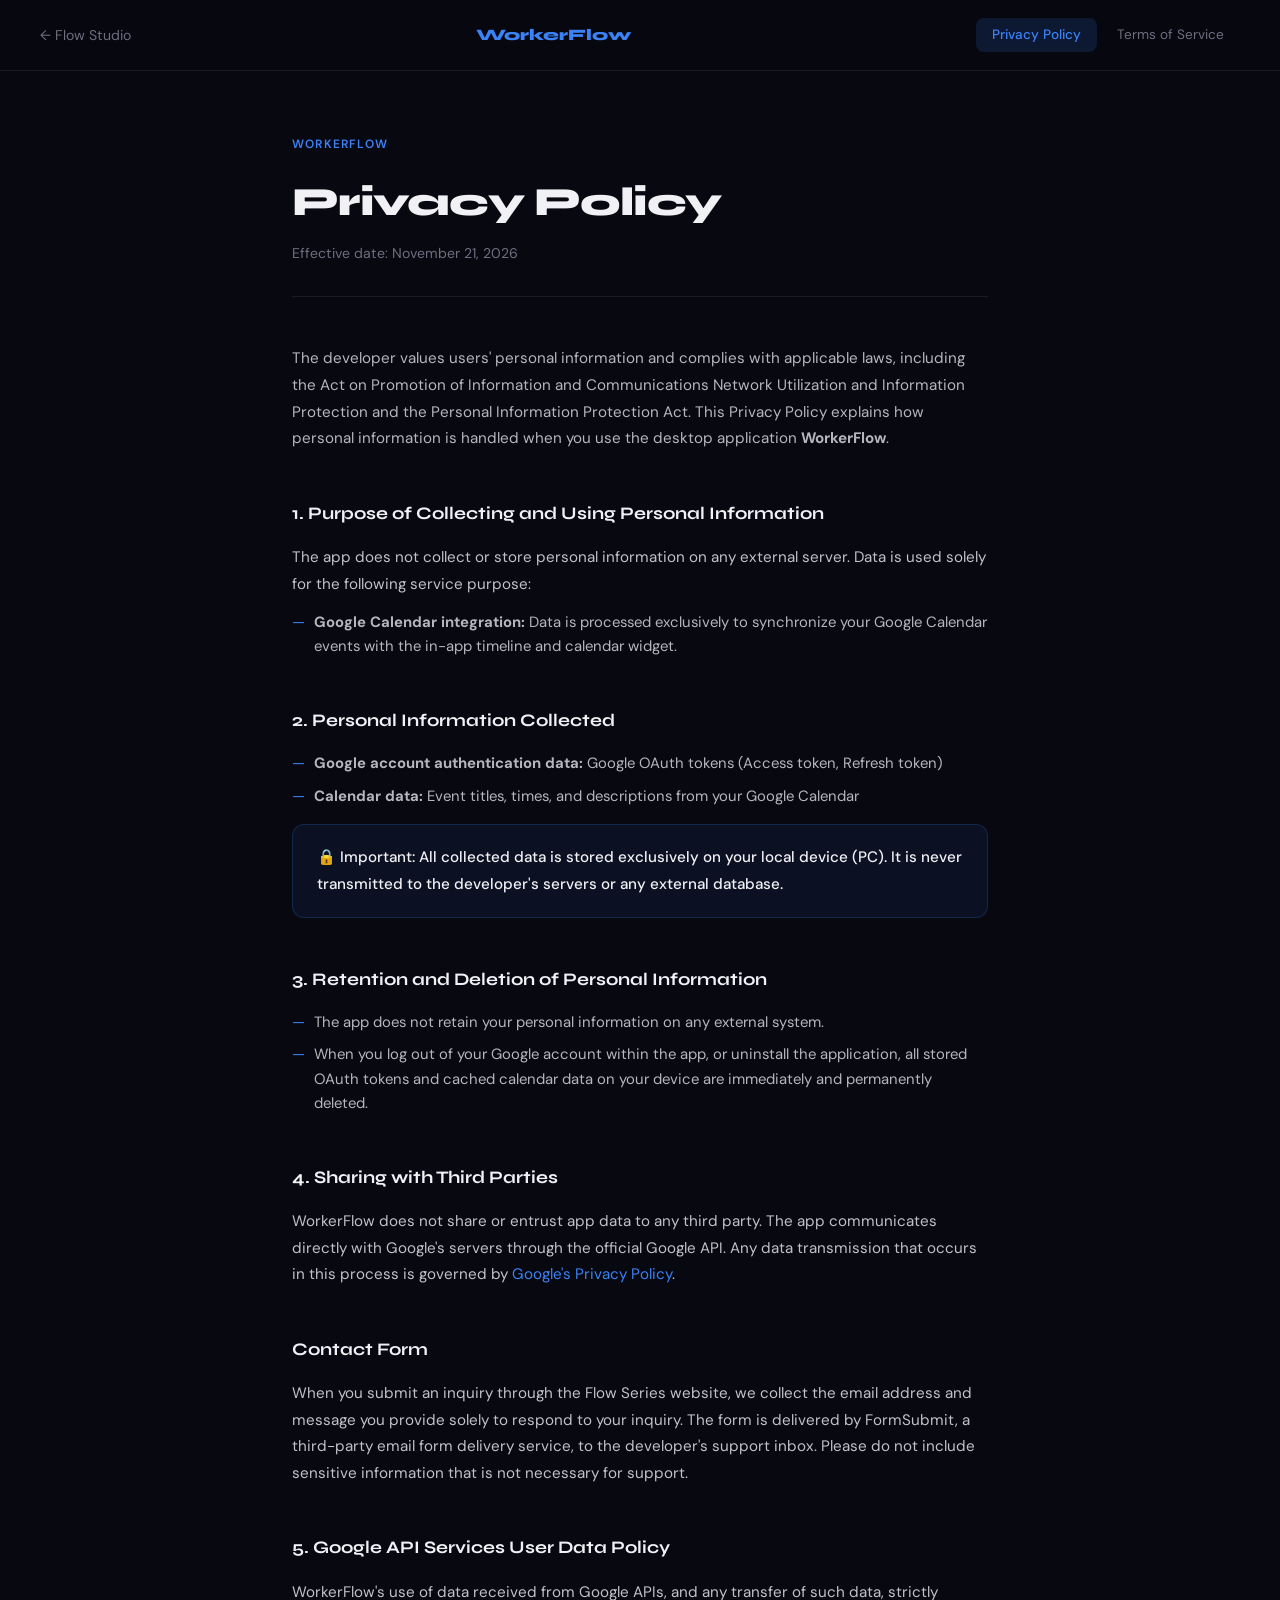
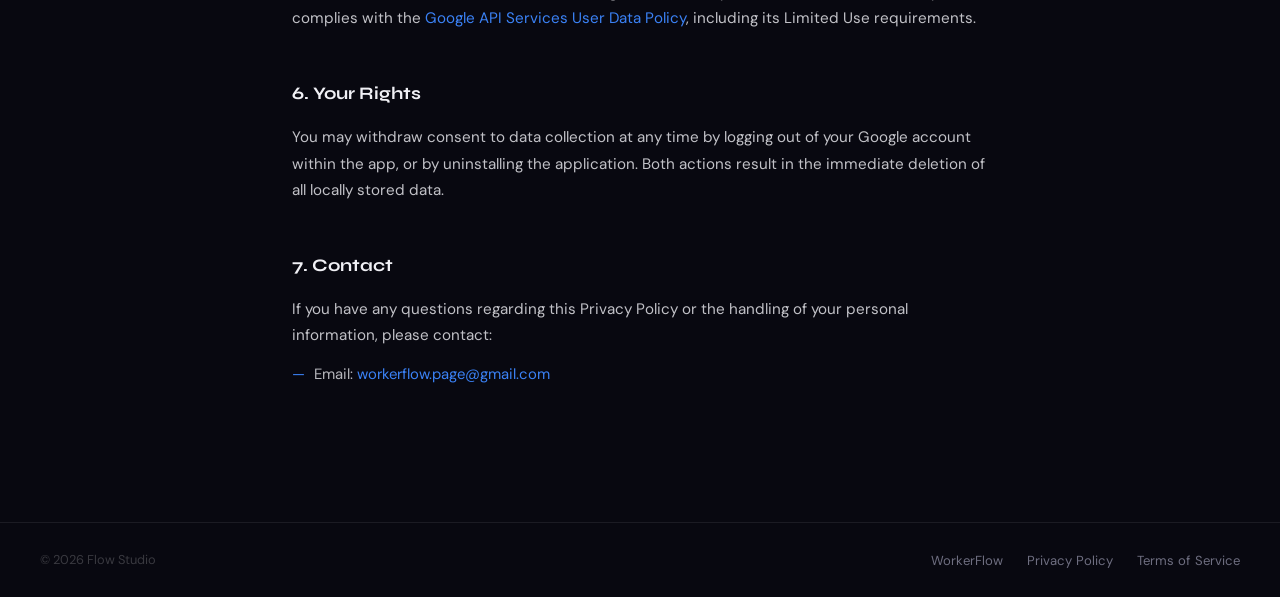
<file: privacy.html>
<!DOCTYPE html>
<html lang="en">
<head>
  <meta charset="UTF-8">
  <meta name="viewport" content="width=device-width, initial-scale=1.0">
  <title>Privacy Policy — WorkerFlow</title>
  <link rel="preconnect" href="https://fonts.googleapis.com">
  <link href="https://fonts.googleapis.com/css2?family=Syne:wght@700;800&family=DM+Sans:opsz,wght@9..40,300;9..40,400;9..40,500&display=swap" rel="stylesheet">
  <style>
    *, *::before, *::after { box-sizing: border-box; margin: 0; padding: 0; }
    :root {
      --bg: #080810; --surface: rgba(255,255,255,0.04); --border: rgba(255,255,255,0.08);
      --text: #f0f0f5; --muted: #6e6e80; --accent: #3b82f6;
    }
    body { background: var(--bg); color: var(--text); font-family: 'DM Sans', sans-serif; font-size: 16px; line-height: 1.6; }
    nav {
      position: sticky; top: 0; z-index: 100;
      padding: 1.1rem 2.5rem; display: flex; align-items: center; justify-content: space-between;
      border-bottom: 1px solid var(--border); background: rgba(8,8,16,0.85); backdrop-filter: blur(20px);
    }
    .nav-back { color: var(--muted); font-size: 0.88rem; text-decoration: none; transition: color 0.2s; }
    .nav-back:hover { color: var(--text); }
    .nav-brand { font-family: 'Syne', sans-serif; font-weight: 800; color: var(--accent); font-size: 1rem; text-decoration: none; }
    .nav-tabs { display: flex; gap: 0.25rem; }
    .nav-tab { padding: 0.4rem 1rem; border-radius: 8px; font-size: 0.85rem; text-decoration: none; color: var(--muted); transition: all 0.2s; }
    .nav-tab.active { background: rgba(59,130,246,0.15); color: var(--accent); font-weight: 500; }
    .nav-tab:hover:not(.active) { color: var(--text); }
    .page { max-width: 760px; margin: 0 auto; padding: 4rem 2rem 6rem; }
    .page-eyebrow { font-size: 0.75rem; font-weight: 600; letter-spacing: 0.1em; text-transform: uppercase; color: var(--accent); margin-bottom: 1rem; }
    .page-title { font-family: 'Syne', sans-serif; font-size: 2.5rem; font-weight: 800; letter-spacing: -0.03em; margin-bottom: 0.5rem; }
    .page-date { font-size: 0.88rem; color: var(--muted); margin-bottom: 3rem; padding-bottom: 2rem; border-bottom: 1px solid var(--border); }
    .legal-section { margin-bottom: 2.5rem; }
    .legal-section h2 { font-family: 'Syne', sans-serif; font-size: 1.1rem; font-weight: 700; margin-bottom: 1rem; padding-top: 0.5rem; }
    .legal-section p { font-size: 0.95rem; color: rgba(240,240,245,0.8); line-height: 1.75; margin-bottom: 0.8rem; }
    .legal-section ul { list-style: none; display: flex; flex-direction: column; gap: 0.5rem; margin-bottom: 0.8rem; }
    .legal-section ul li { font-size: 0.93rem; color: rgba(240,240,245,0.75); padding-left: 1.4rem; position: relative; line-height: 1.65; }
    .legal-section ul li::before { content: '—'; position: absolute; left: 0; color: var(--accent); }
    .highlight-box { background: rgba(59,130,246,0.08); border: 1px solid rgba(59,130,246,0.2); border-radius: 12px; padding: 1.2rem 1.5rem; margin: 1rem 0; }
    .highlight-box p { color: var(--text) !important; font-weight: 500; margin: 0 !important; }
    a.contact-link { color: var(--accent); text-decoration: none; }
    a.contact-link:hover { text-decoration: underline; }
    footer { border-top: 1px solid var(--border); padding: 1.5rem 2.5rem; display: flex; align-items: center; justify-content: space-between; flex-wrap: wrap; gap: 1rem; }
    .footer-links { display: flex; gap: 1.5rem; list-style: none; }
    .footer-links a { font-size: 0.82rem; color: var(--muted); text-decoration: none; transition: color 0.2s; }
    .footer-links a:hover { color: var(--text); }
    .footer-copy { font-size: 0.8rem; color: rgba(255,255,255,0.2); }
  </style>
</head>
<body>
  <nav>
    <a href="../" class="nav-back">← Flow Studio</a>
    <a href="./" class="nav-brand">WorkerFlow</a>
    <div class="nav-tabs">
      <a href="./privacy.html" class="nav-tab active">Privacy Policy</a>
      <a href="./service.html" class="nav-tab">Terms of Service</a>
    </div>
  </nav>

  <main class="page">
    <p class="page-eyebrow">WorkerFlow</p>
    <h1 class="page-title">Privacy Policy</h1>
    <p class="page-date">Effective date: November 21, 2026</p>

    <p style="font-size:0.95rem; color:rgba(240,240,245,0.75); line-height:1.75; margin-bottom:2.5rem;">
      The developer values users' personal information and complies with applicable laws, including the Act on Promotion of Information and Communications Network Utilization and Information Protection and the Personal Information Protection Act. This Privacy Policy explains how personal information is handled when you use the desktop application <strong>WorkerFlow</strong>.
    </p>

    <div class="legal-section">
      <h2>1. Purpose of Collecting and Using Personal Information</h2>
      <p>The app does not collect or store personal information on any external server. Data is used solely for the following service purpose:</p>
      <ul>
        <li><strong>Google Calendar integration:</strong> Data is processed exclusively to synchronize your Google Calendar events with the in-app timeline and calendar widget.</li>
      </ul>
    </div>

    <div class="legal-section">
      <h2>2. Personal Information Collected</h2>
      <ul>
        <li><strong>Google account authentication data:</strong> Google OAuth tokens (Access token, Refresh token)</li>
        <li><strong>Calendar data:</strong> Event titles, times, and descriptions from your Google Calendar</li>
      </ul>
      <div class="highlight-box">
        <p>🔒 Important: All collected data is stored exclusively on your local device (PC). It is never transmitted to the developer's servers or any external database.</p>
      </div>
    </div>

    <div class="legal-section">
      <h2>3. Retention and Deletion of Personal Information</h2>
      <ul>
        <li>The app does not retain your personal information on any external system.</li>
        <li>When you log out of your Google account within the app, or uninstall the application, all stored OAuth tokens and cached calendar data on your device are immediately and permanently deleted.</li>
      </ul>
    </div>

    <div class="legal-section">
      <h2>4. Sharing with Third Parties</h2>
      <p>WorkerFlow does not share or entrust app data to any third party. The app communicates directly with Google's servers through the official Google API. Any data transmission that occurs in this process is governed by <a href="https://policies.google.com/privacy" class="contact-link" target="_blank">Google's Privacy Policy</a>.</p>
    </div>

    <div class="legal-section">
      <h2>Contact Form</h2>
      <p>When you submit an inquiry through the Flow Series website, we collect the email address and message you provide solely to respond to your inquiry. The form is delivered by FormSubmit, a third-party email form delivery service, to the developer's support inbox. Please do not include sensitive information that is not necessary for support.</p>
    </div>

    <div class="legal-section">
      <h2>5. Google API Services User Data Policy</h2>
      <p>WorkerFlow's use of data received from Google APIs, and any transfer of such data, strictly complies with the <a href="https://developers.google.com/terms/api-services-user-data-policy" class="contact-link" target="_blank">Google API Services User Data Policy</a>, including its Limited Use requirements.</p>
    </div>

    <div class="legal-section">
      <h2>6. Your Rights</h2>
      <p>You may withdraw consent to data collection at any time by logging out of your Google account within the app, or by uninstalling the application. Both actions result in the immediate deletion of all locally stored data.</p>
    </div>

    <div class="legal-section">
      <h2>7. Contact</h2>
      <p>If you have any questions regarding this Privacy Policy or the handling of your personal information, please contact:</p>
      <ul>
        <li>Email: <a href="mailto:workerflow.page@gmail.com" class="contact-link">workerflow.page@gmail.com</a></li>
      </ul>
    </div>
  </main>

  <footer>
    <span class="footer-copy">© 2026 Flow Studio</span>
    <ul class="footer-links">
      <li><a href="./">WorkerFlow</a></li>
      <li><a href="./privacy.html">Privacy Policy</a></li>
      <li><a href="./service.html">Terms of Service</a></li>
    </ul>
  </footer>
</body>
</html>
</file>
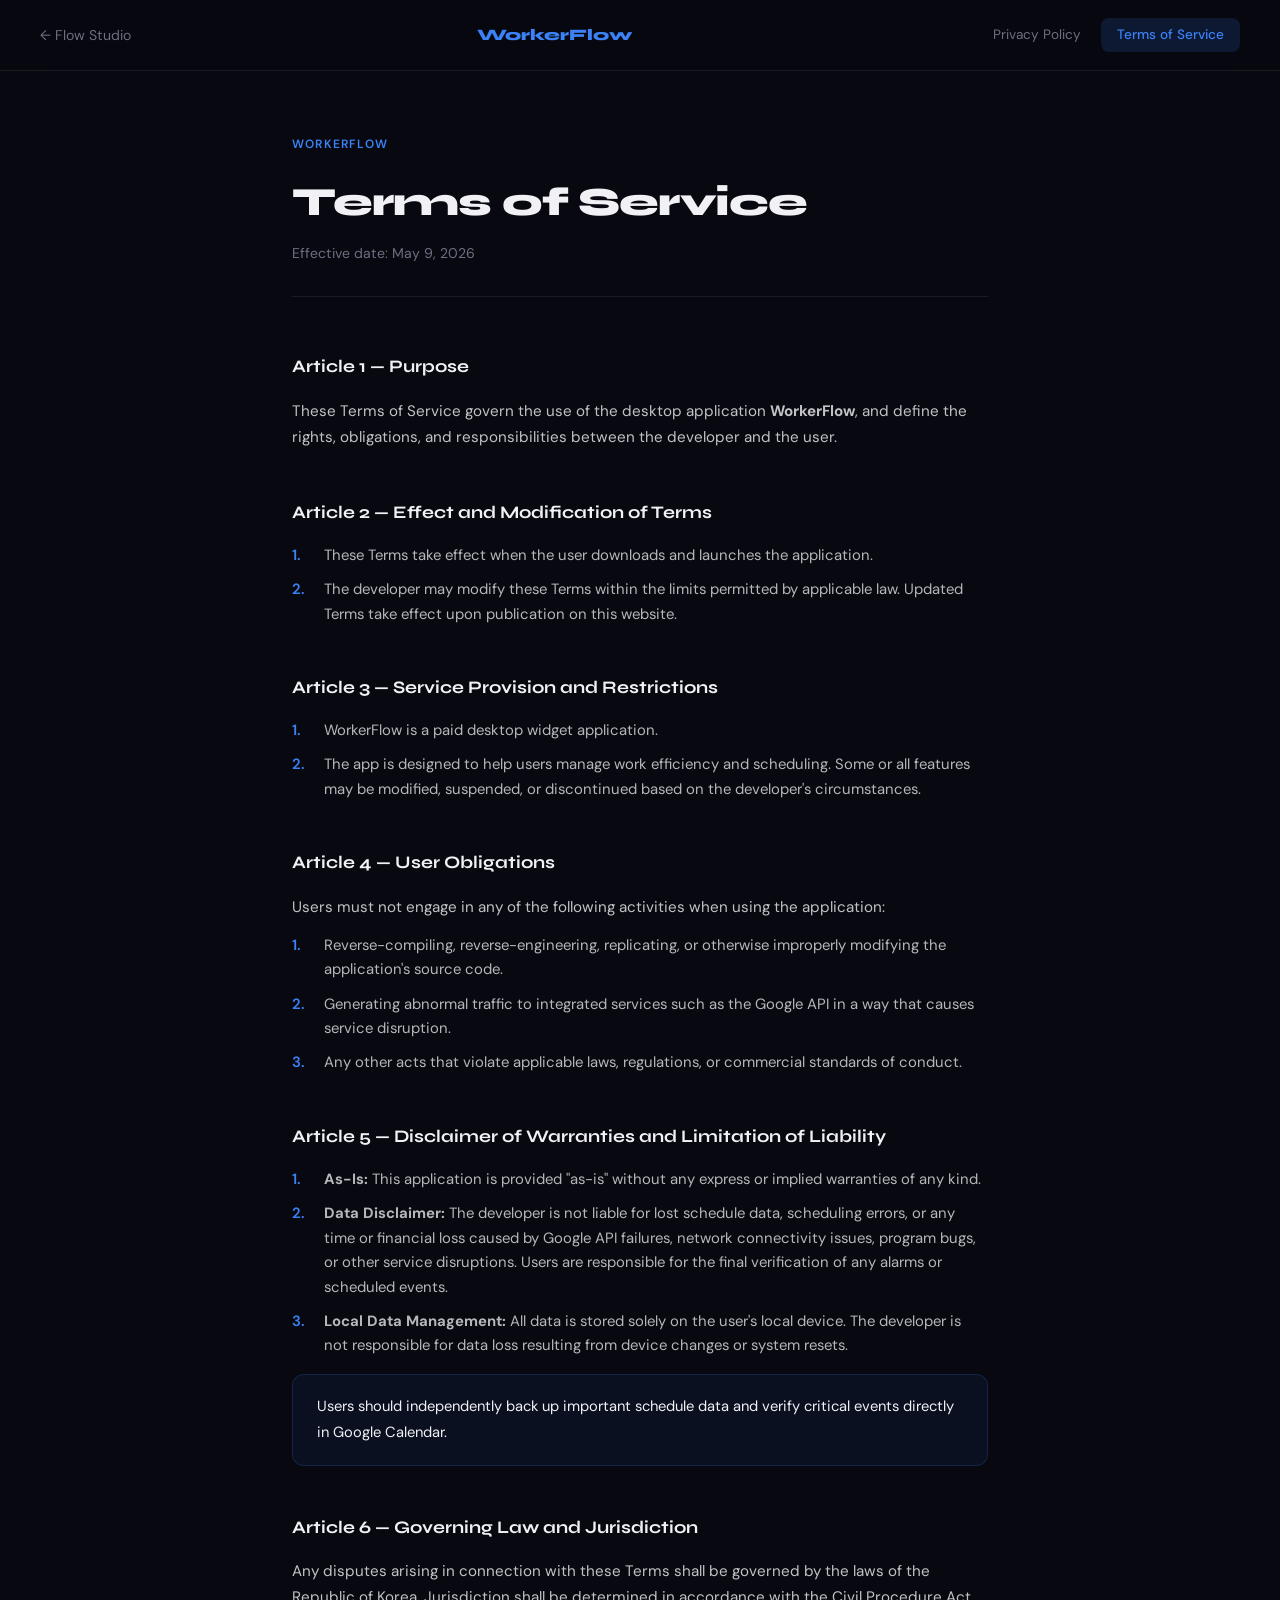
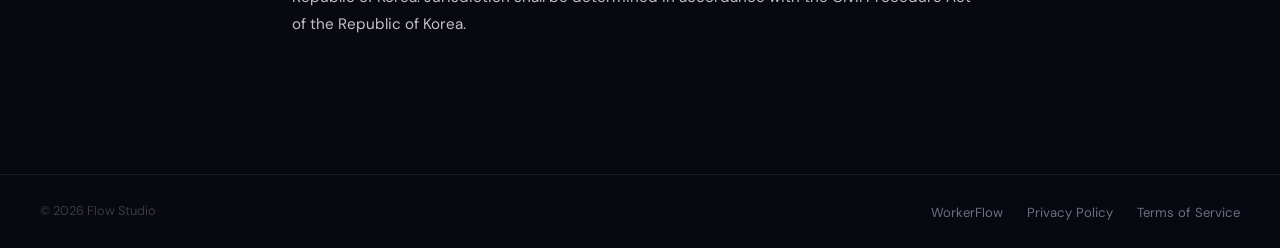
<file: service.html>
<!DOCTYPE html>
<html lang="en">
<head>
  <meta charset="UTF-8">
  <meta name="viewport" content="width=device-width, initial-scale=1.0">
  <title>Terms of Service — WorkerFlow</title>
  <link rel="preconnect" href="https://fonts.googleapis.com">
  <link href="https://fonts.googleapis.com/css2?family=Syne:wght@700;800&family=DM+Sans:opsz,wght@9..40,300;9..40,400;9..40,500&display=swap" rel="stylesheet">
  <style>
    *, *::before, *::after { box-sizing: border-box; margin: 0; padding: 0; }
    :root {
      --bg: #080810; --surface: rgba(255,255,255,0.04); --border: rgba(255,255,255,0.08);
      --text: #f0f0f5; --muted: #6e6e80; --accent: #3b82f6;
    }
    body { background: var(--bg); color: var(--text); font-family: 'DM Sans', sans-serif; font-size: 16px; line-height: 1.6; }
    nav {
      position: sticky; top: 0; z-index: 100;
      padding: 1.1rem 2.5rem; display: flex; align-items: center; justify-content: space-between;
      border-bottom: 1px solid var(--border); background: rgba(8,8,16,0.85); backdrop-filter: blur(20px);
    }
    .nav-back { color: var(--muted); font-size: 0.88rem; text-decoration: none; transition: color 0.2s; }
    .nav-back:hover { color: var(--text); }
    .nav-brand { font-family: 'Syne', sans-serif; font-weight: 800; color: var(--accent); font-size: 1rem; text-decoration: none; }
    .nav-tabs { display: flex; gap: 0.25rem; }
    .nav-tab { padding: 0.4rem 1rem; border-radius: 8px; font-size: 0.85rem; text-decoration: none; color: var(--muted); transition: all 0.2s; }
    .nav-tab.active { background: rgba(59,130,246,0.15); color: var(--accent); font-weight: 500; }
    .nav-tab:hover:not(.active) { color: var(--text); }
    .page { max-width: 760px; margin: 0 auto; padding: 4rem 2rem 6rem; }
    .page-eyebrow { font-size: 0.75rem; font-weight: 600; letter-spacing: 0.1em; text-transform: uppercase; color: var(--accent); margin-bottom: 1rem; }
    .page-title { font-family: 'Syne', sans-serif; font-size: 2.5rem; font-weight: 800; letter-spacing: -0.03em; margin-bottom: 0.5rem; }
    .page-date { font-size: 0.88rem; color: var(--muted); margin-bottom: 3rem; padding-bottom: 2rem; border-bottom: 1px solid var(--border); }
    .legal-section { margin-bottom: 2.5rem; }
    .legal-section h2 { font-family: 'Syne', sans-serif; font-size: 1.1rem; font-weight: 700; margin-bottom: 1rem; padding-top: 0.5rem; }
    .legal-section p { font-size: 0.95rem; color: rgba(240,240,245,0.8); line-height: 1.75; margin-bottom: 0.8rem; }
    .legal-section ol { list-style: none; counter-reset: list-counter; display: flex; flex-direction: column; gap: 0.6rem; }
    .legal-section ol li { counter-increment: list-counter; font-size: 0.93rem; color: rgba(240,240,245,0.75); padding-left: 2rem; position: relative; line-height: 1.65; }
    .legal-section ol li::before { content: counter(list-counter) '.'; position: absolute; left: 0; color: var(--accent); font-weight: 600; }
    .highlight-box { background: rgba(59,130,246,0.07); border: 1px solid rgba(59,130,246,0.18); border-radius: 12px; padding: 1.2rem 1.5rem; margin: 1rem 0; }
    .highlight-box p { color: var(--text) !important; margin: 0 !important; font-size: 0.92rem !important; }
    a.contact-link { color: var(--accent); text-decoration: none; }
    a.contact-link:hover { text-decoration: underline; }
    footer { border-top: 1px solid var(--border); padding: 1.5rem 2.5rem; display: flex; align-items: center; justify-content: space-between; flex-wrap: wrap; gap: 1rem; }
    .footer-links { display: flex; gap: 1.5rem; list-style: none; }
    .footer-links a { font-size: 0.82rem; color: var(--muted); text-decoration: none; transition: color 0.2s; }
    .footer-links a:hover { color: var(--text); }
    .footer-copy { font-size: 0.8rem; color: rgba(255,255,255,0.2); }
  </style>
</head>
<body>
  <nav>
    <a href="../" class="nav-back">← Flow Studio</a>
    <a href="./" class="nav-brand">WorkerFlow</a>
    <div class="nav-tabs">
      <a href="./privacy.html" class="nav-tab">Privacy Policy</a>
      <a href="./service.html" class="nav-tab active">Terms of Service</a>
    </div>
  </nav>

  <main class="page">
    <p class="page-eyebrow">WorkerFlow</p>
    <h1 class="page-title">Terms of Service</h1>
    <p class="page-date">Effective date: May 9, 2026</p>

    <div class="legal-section">
      <h2>Article 1 — Purpose</h2>
      <p>These Terms of Service govern the use of the desktop application <strong>WorkerFlow</strong>, and define the rights, obligations, and responsibilities between the developer and the user.</p>
    </div>

    <div class="legal-section">
      <h2>Article 2 — Effect and Modification of Terms</h2>
      <ol>
        <li>These Terms take effect when the user downloads and launches the application.</li>
        <li>The developer may modify these Terms within the limits permitted by applicable law. Updated Terms take effect upon publication on this website.</li>
      </ol>
    </div>

    <div class="legal-section">
      <h2>Article 3 — Service Provision and Restrictions</h2>
      <ol>
        <li>WorkerFlow is a paid desktop widget application.</li>
        <li>The app is designed to help users manage work efficiency and scheduling. Some or all features may be modified, suspended, or discontinued based on the developer's circumstances.</li>
      </ol>
    </div>

    <div class="legal-section">
      <h2>Article 4 — User Obligations</h2>
      <p>Users must not engage in any of the following activities when using the application:</p>
      <ol>
        <li>Reverse-compiling, reverse-engineering, replicating, or otherwise improperly modifying the application's source code.</li>
        <li>Generating abnormal traffic to integrated services such as the Google API in a way that causes service disruption.</li>
        <li>Any other acts that violate applicable laws, regulations, or commercial standards of conduct.</li>
      </ol>
    </div>

    <div class="legal-section">
      <h2>Article 5 — Disclaimer of Warranties and Limitation of Liability</h2>
      <ol>
        <li><strong>As-Is:</strong> This application is provided "as-is" without any express or implied warranties of any kind.</li>
        <li><strong>Data Disclaimer:</strong> The developer is not liable for lost schedule data, scheduling errors, or any time or financial loss caused by Google API failures, network connectivity issues, program bugs, or other service disruptions. Users are responsible for the final verification of any alarms or scheduled events.</li>
        <li><strong>Local Data Management:</strong> All data is stored solely on the user's local device. The developer is not responsible for data loss resulting from device changes or system resets.</li>
      </ol>
      <div class="highlight-box">
        <p>Users should independently back up important schedule data and verify critical events directly in Google Calendar.</p>
      </div>
    </div>

    <div class="legal-section">
      <h2>Article 6 — Governing Law and Jurisdiction</h2>
      <p>Any disputes arising in connection with these Terms shall be governed by the laws of the Republic of Korea. Jurisdiction shall be determined in accordance with the Civil Procedure Act of the Republic of Korea.</p>
    </div>
  </main>

  <footer>
    <span class="footer-copy">© 2026 Flow Studio</span>
    <ul class="footer-links">
      <li><a href="./">WorkerFlow</a></li>
      <li><a href="./privacy.html">Privacy Policy</a></li>
      <li><a href="./service.html">Terms of Service</a></li>
    </ul>
  </footer>
</body>
</html>
</file>
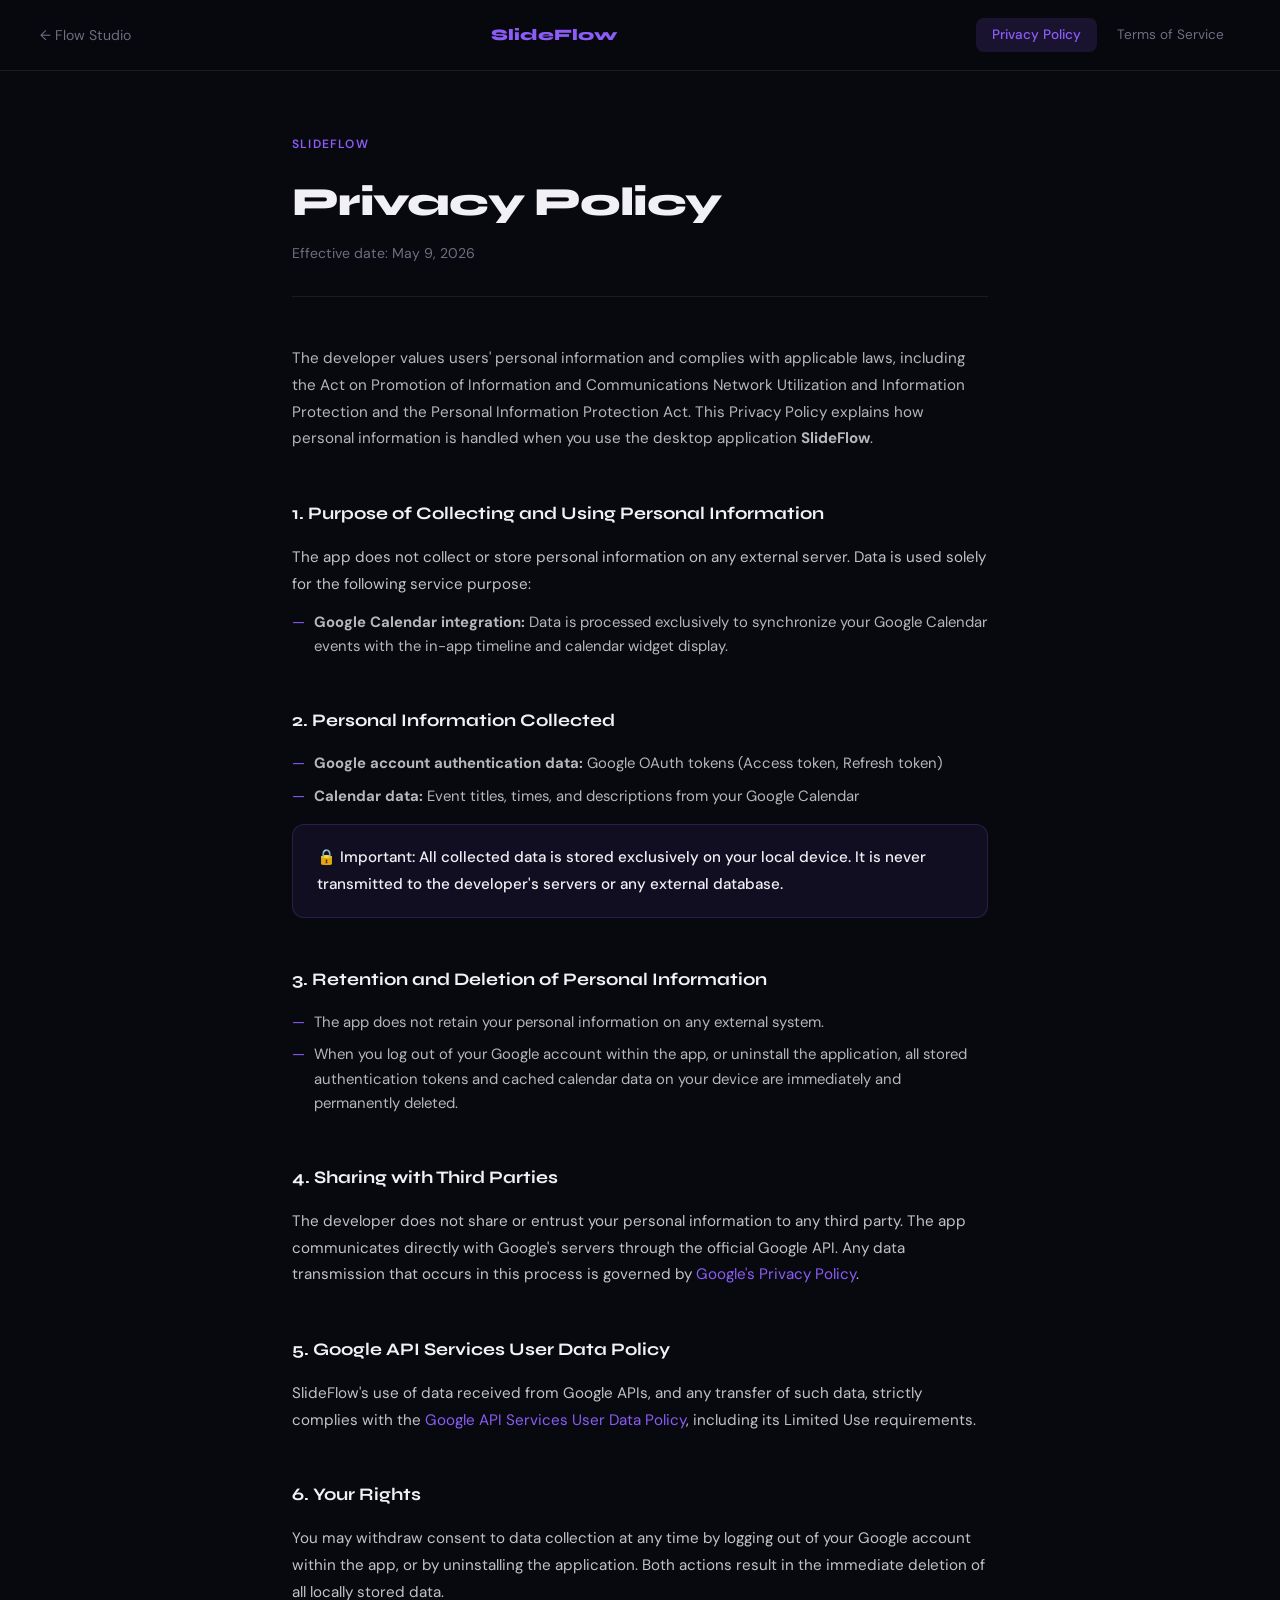
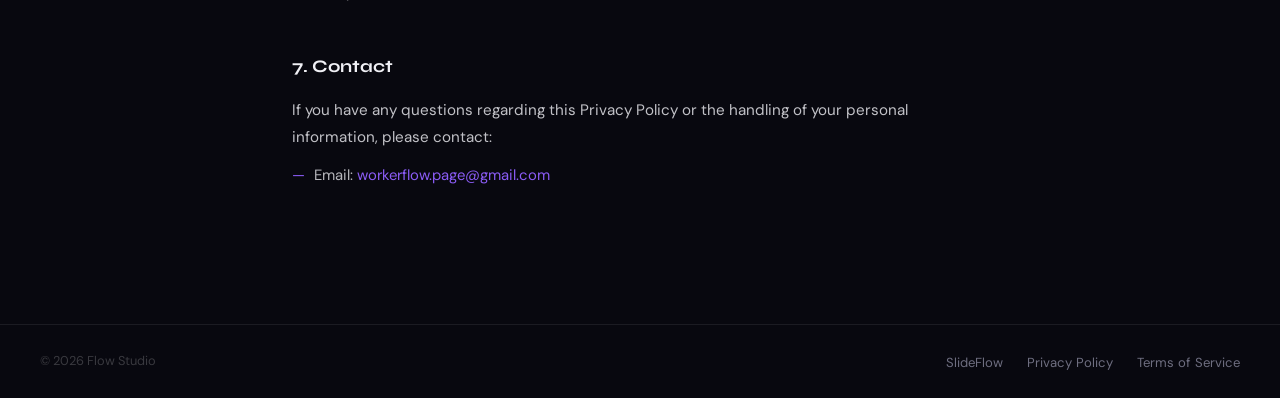
<file: slideflow/privacy.html>
<!DOCTYPE html>
<html lang="en">
<head>
  <meta charset="UTF-8">
  <meta name="viewport" content="width=device-width, initial-scale=1.0">
  <title>Privacy Policy — SlideFlow</title>
  <link rel="preconnect" href="https://fonts.googleapis.com">
  <link href="https://fonts.googleapis.com/css2?family=Syne:wght@700;800&family=DM+Sans:opsz,wght@9..40,300;9..40,400;9..40,500&display=swap" rel="stylesheet">
  <style>
    *, *::before, *::after { box-sizing: border-box; margin: 0; padding: 0; }
    :root {
      --bg: #08080f; --surface: rgba(255,255,255,0.04); --border: rgba(255,255,255,0.08);
      --text: #f0f0f5; --muted: #6e6e80; --accent: #8b5cf6;
    }
    body { background: var(--bg); color: var(--text); font-family: 'DM Sans', sans-serif; font-size: 16px; line-height: 1.6; }
    nav {
      position: sticky; top: 0; z-index: 100;
      padding: 1.1rem 2.5rem; display: flex; align-items: center; justify-content: space-between;
      border-bottom: 1px solid var(--border); background: rgba(8,8,15,0.85); backdrop-filter: blur(20px);
    }
    .nav-back { color: var(--muted); font-size: 0.88rem; text-decoration: none; transition: color 0.2s; }
    .nav-back:hover { color: var(--text); }
    .nav-brand { font-family: 'Syne', sans-serif; font-weight: 800; color: var(--accent); font-size: 1rem; text-decoration: none; }
    .nav-tabs { display: flex; gap: 0.25rem; }
    .nav-tab { padding: 0.4rem 1rem; border-radius: 8px; font-size: 0.85rem; text-decoration: none; color: var(--muted); transition: all 0.2s; }
    .nav-tab.active { background: rgba(139,92,246,0.15); color: var(--accent); font-weight: 500; }
    .nav-tab:hover:not(.active) { color: var(--text); }
    .page { max-width: 760px; margin: 0 auto; padding: 4rem 2rem 6rem; }
    .page-eyebrow { font-size: 0.75rem; font-weight: 600; letter-spacing: 0.1em; text-transform: uppercase; color: var(--accent); margin-bottom: 1rem; }
    .page-title { font-family: 'Syne', sans-serif; font-size: 2.5rem; font-weight: 800; letter-spacing: -0.03em; margin-bottom: 0.5rem; }
    .page-date { font-size: 0.88rem; color: var(--muted); margin-bottom: 3rem; padding-bottom: 2rem; border-bottom: 1px solid var(--border); }
    .legal-section { margin-bottom: 2.5rem; }
    .legal-section h2 { font-family: 'Syne', sans-serif; font-size: 1.1rem; font-weight: 700; margin-bottom: 1rem; padding-top: 0.5rem; }
    .legal-section p { font-size: 0.95rem; color: rgba(240,240,245,0.8); line-height: 1.75; margin-bottom: 0.8rem; }
    .legal-section ul { list-style: none; display: flex; flex-direction: column; gap: 0.5rem; margin-bottom: 0.8rem; }
    .legal-section ul li { font-size: 0.93rem; color: rgba(240,240,245,0.75); padding-left: 1.4rem; position: relative; line-height: 1.65; }
    .legal-section ul li::before { content: '—'; position: absolute; left: 0; color: var(--accent); }
    .highlight-box { background: rgba(139,92,246,0.08); border: 1px solid rgba(139,92,246,0.2); border-radius: 12px; padding: 1.2rem 1.5rem; margin: 1rem 0; }
    .highlight-box p { color: var(--text) !important; font-weight: 500; margin: 0 !important; }
    a.contact-link { color: var(--accent); text-decoration: none; }
    a.contact-link:hover { text-decoration: underline; }
    footer { border-top: 1px solid var(--border); padding: 1.5rem 2.5rem; display: flex; align-items: center; justify-content: space-between; flex-wrap: wrap; gap: 1rem; }
    .footer-links { display: flex; gap: 1.5rem; list-style: none; }
    .footer-links a { font-size: 0.82rem; color: var(--muted); text-decoration: none; transition: color 0.2s; }
    .footer-links a:hover { color: var(--text); }
    .footer-copy { font-size: 0.8rem; color: rgba(255,255,255,0.2); }
  </style>
</head>
<body>
  <nav>
    <a href="../" class="nav-back">← Flow Studio</a>
    <a href="./" class="nav-brand">SlideFlow</a>
    <div class="nav-tabs">
      <a href="./privacy.html" class="nav-tab active">Privacy Policy</a>
      <a href="./service.html" class="nav-tab">Terms of Service</a>
    </div>
  </nav>

  <main class="page">
    <p class="page-eyebrow">SlideFlow</p>
    <h1 class="page-title">Privacy Policy</h1>
    <p class="page-date">Effective date: May 9, 2026</p>

    <p style="font-size:0.95rem; color:rgba(240,240,245,0.75); line-height:1.75; margin-bottom:2.5rem;">
      The developer values users' personal information and complies with applicable laws, including the Act on Promotion of Information and Communications Network Utilization and Information Protection and the Personal Information Protection Act. This Privacy Policy explains how personal information is handled when you use the desktop application <strong>SlideFlow</strong>.
    </p>

    <div class="legal-section">
      <h2>1. Purpose of Collecting and Using Personal Information</h2>
      <p>The app does not collect or store personal information on any external server. Data is used solely for the following service purpose:</p>
      <ul>
        <li><strong>Google Calendar integration:</strong> Data is processed exclusively to synchronize your Google Calendar events with the in-app timeline and calendar widget display.</li>
      </ul>
    </div>

    <div class="legal-section">
      <h2>2. Personal Information Collected</h2>
      <ul>
        <li><strong>Google account authentication data:</strong> Google OAuth tokens (Access token, Refresh token)</li>
        <li><strong>Calendar data:</strong> Event titles, times, and descriptions from your Google Calendar</li>
      </ul>
      <div class="highlight-box">
        <p>🔒 Important: All collected data is stored exclusively on your local device. It is never transmitted to the developer's servers or any external database.</p>
      </div>
    </div>

    <div class="legal-section">
      <h2>3. Retention and Deletion of Personal Information</h2>
      <ul>
        <li>The app does not retain your personal information on any external system.</li>
        <li>When you log out of your Google account within the app, or uninstall the application, all stored authentication tokens and cached calendar data on your device are immediately and permanently deleted.</li>
      </ul>
    </div>

    <div class="legal-section">
      <h2>4. Sharing with Third Parties</h2>
      <p>The developer does not share or entrust your personal information to any third party. The app communicates directly with Google's servers through the official Google API. Any data transmission that occurs in this process is governed by <a href="https://policies.google.com/privacy" class="contact-link" target="_blank">Google's Privacy Policy</a>.</p>
    </div>

    <div class="legal-section">
      <h2>5. Google API Services User Data Policy</h2>
      <p>SlideFlow's use of data received from Google APIs, and any transfer of such data, strictly complies with the <a href="https://developers.google.com/terms/api-services-user-data-policy" class="contact-link" target="_blank">Google API Services User Data Policy</a>, including its Limited Use requirements.</p>
    </div>

    <div class="legal-section">
      <h2>6. Your Rights</h2>
      <p>You may withdraw consent to data collection at any time by logging out of your Google account within the app, or by uninstalling the application. Both actions result in the immediate deletion of all locally stored data.</p>
    </div>

    <div class="legal-section">
      <h2>7. Contact</h2>
      <p>If you have any questions regarding this Privacy Policy or the handling of your personal information, please contact:</p>
      <ul>
        <li>Email: <a href="mailto:workerflow.page@gmail.com" class="contact-link">workerflow.page@gmail.com</a></li>
      </ul>
    </div>
  </main>

  <footer>
    <span class="footer-copy">© 2026 Flow Studio</span>
    <ul class="footer-links">
      <li><a href="./">SlideFlow</a></li>
      <li><a href="./privacy.html">Privacy Policy</a></li>
      <li><a href="./service.html">Terms of Service</a></li>
    </ul>
  </footer>
</body>
</html>
</file>
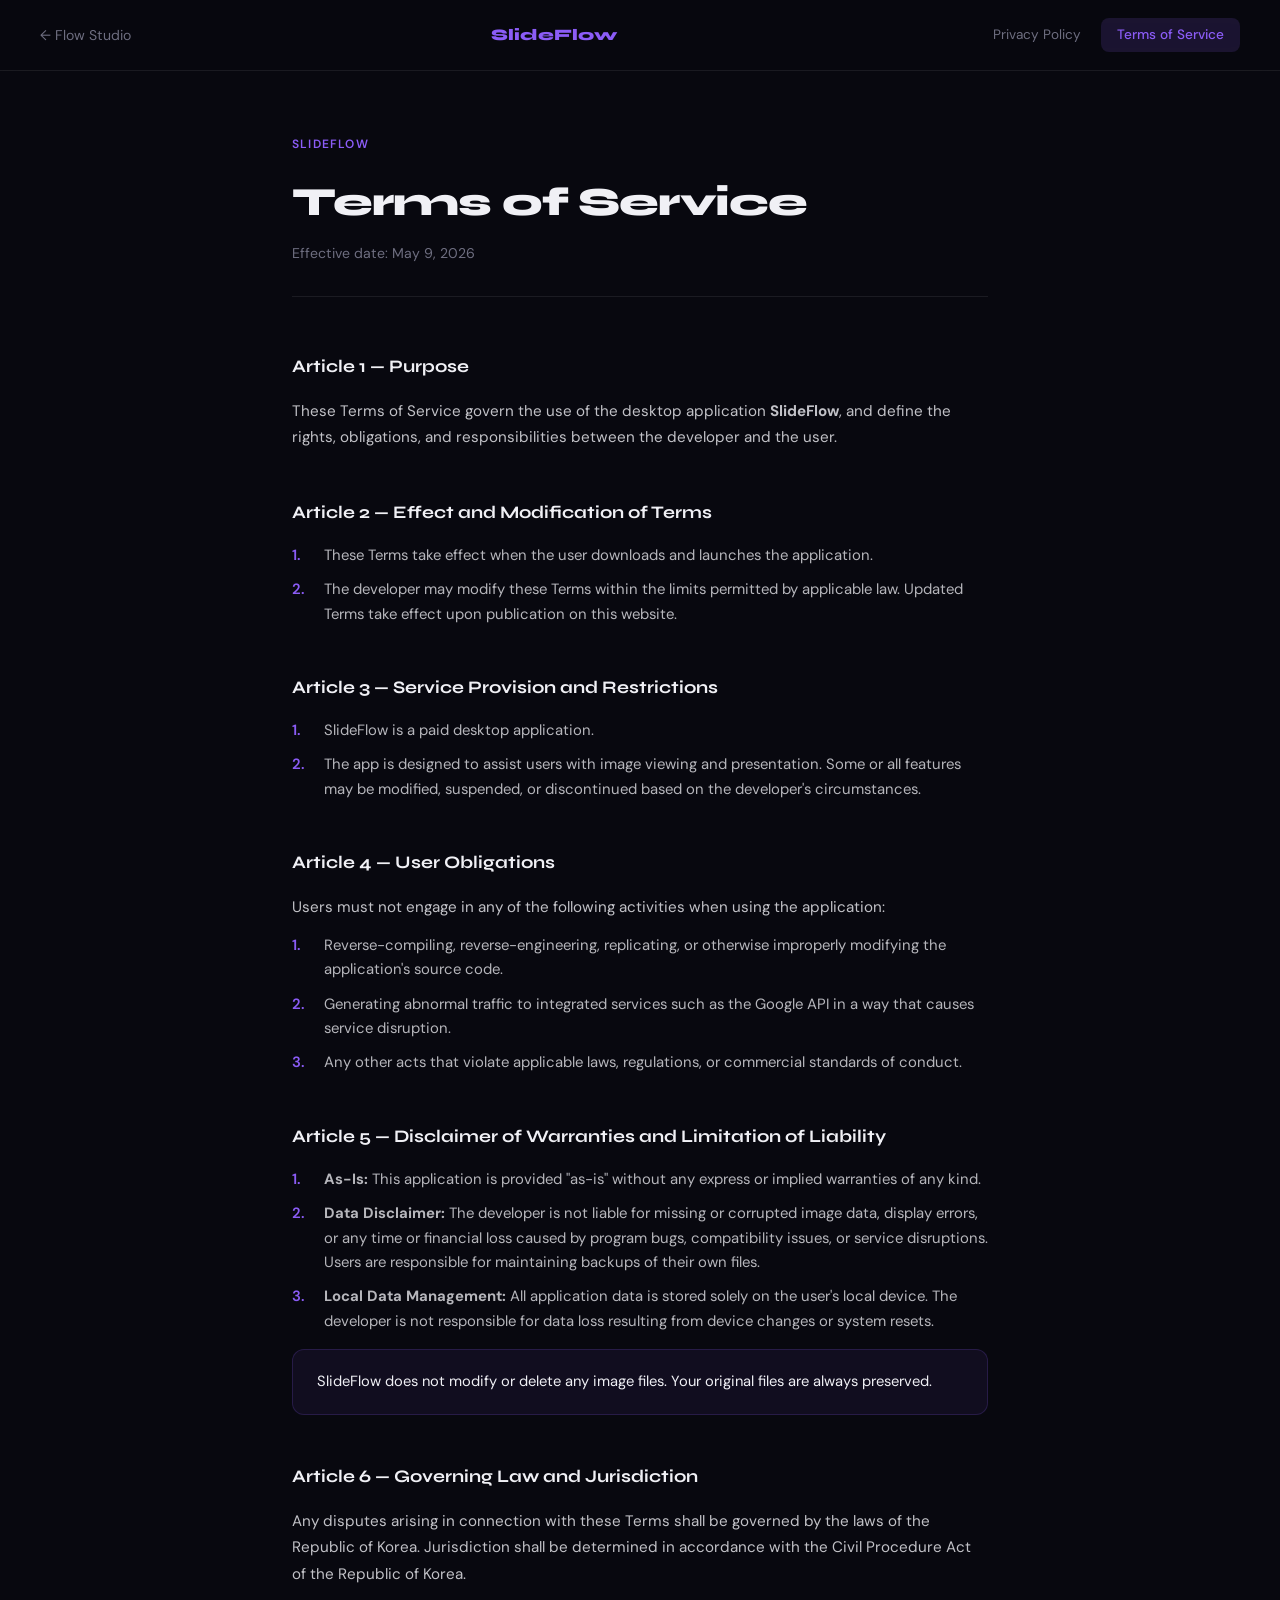
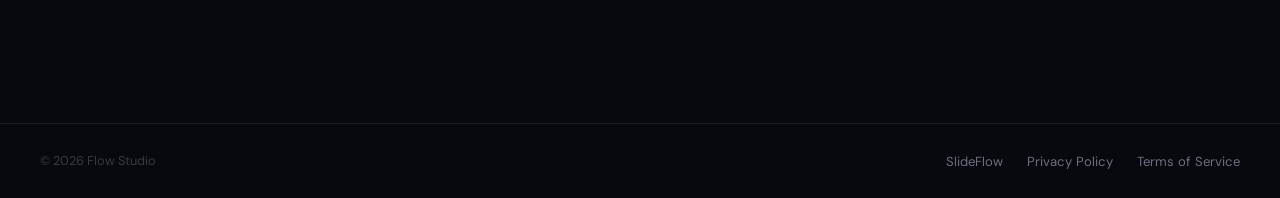
<file: slideflow/service.html>
<!DOCTYPE html>
<html lang="en">
<head>
  <meta charset="UTF-8">
  <meta name="viewport" content="width=device-width, initial-scale=1.0">
  <title>Terms of Service — SlideFlow</title>
  <link rel="preconnect" href="https://fonts.googleapis.com">
  <link href="https://fonts.googleapis.com/css2?family=Syne:wght@700;800&family=DM+Sans:opsz,wght@9..40,300;9..40,400;9..40,500&display=swap" rel="stylesheet">
  <style>
    *, *::before, *::after { box-sizing: border-box; margin: 0; padding: 0; }
    :root {
      --bg: #08080f; --surface: rgba(255,255,255,0.04); --border: rgba(255,255,255,0.08);
      --text: #f0f0f5; --muted: #6e6e80; --accent: #8b5cf6;
    }
    body { background: var(--bg); color: var(--text); font-family: 'DM Sans', sans-serif; font-size: 16px; line-height: 1.6; }
    nav {
      position: sticky; top: 0; z-index: 100;
      padding: 1.1rem 2.5rem; display: flex; align-items: center; justify-content: space-between;
      border-bottom: 1px solid var(--border); background: rgba(8,8,15,0.85); backdrop-filter: blur(20px);
    }
    .nav-back { color: var(--muted); font-size: 0.88rem; text-decoration: none; transition: color 0.2s; }
    .nav-back:hover { color: var(--text); }
    .nav-brand { font-family: 'Syne', sans-serif; font-weight: 800; color: var(--accent); font-size: 1rem; text-decoration: none; }
    .nav-tabs { display: flex; gap: 0.25rem; }
    .nav-tab { padding: 0.4rem 1rem; border-radius: 8px; font-size: 0.85rem; text-decoration: none; color: var(--muted); transition: all 0.2s; }
    .nav-tab.active { background: rgba(139,92,246,0.15); color: var(--accent); font-weight: 500; }
    .nav-tab:hover:not(.active) { color: var(--text); }
    .page { max-width: 760px; margin: 0 auto; padding: 4rem 2rem 6rem; }
    .page-eyebrow { font-size: 0.75rem; font-weight: 600; letter-spacing: 0.1em; text-transform: uppercase; color: var(--accent); margin-bottom: 1rem; }
    .page-title { font-family: 'Syne', sans-serif; font-size: 2.5rem; font-weight: 800; letter-spacing: -0.03em; margin-bottom: 0.5rem; }
    .page-date { font-size: 0.88rem; color: var(--muted); margin-bottom: 3rem; padding-bottom: 2rem; border-bottom: 1px solid var(--border); }
    .legal-section { margin-bottom: 2.5rem; }
    .legal-section h2 { font-family: 'Syne', sans-serif; font-size: 1.1rem; font-weight: 700; margin-bottom: 1rem; padding-top: 0.5rem; }
    .legal-section p { font-size: 0.95rem; color: rgba(240,240,245,0.8); line-height: 1.75; margin-bottom: 0.8rem; }
    .legal-section ol { list-style: none; counter-reset: list-counter; display: flex; flex-direction: column; gap: 0.6rem; }
    .legal-section ol li { counter-increment: list-counter; font-size: 0.93rem; color: rgba(240,240,245,0.75); padding-left: 2rem; position: relative; line-height: 1.65; }
    .legal-section ol li::before { content: counter(list-counter) '.'; position: absolute; left: 0; color: var(--accent); font-weight: 600; }
    .highlight-box { background: rgba(139,92,246,0.07); border: 1px solid rgba(139,92,246,0.18); border-radius: 12px; padding: 1.2rem 1.5rem; margin: 1rem 0; }
    .highlight-box p { color: var(--text) !important; margin: 0 !important; font-size: 0.92rem !important; }
    a.contact-link { color: var(--accent); text-decoration: none; }
    a.contact-link:hover { text-decoration: underline; }
    footer { border-top: 1px solid var(--border); padding: 1.5rem 2.5rem; display: flex; align-items: center; justify-content: space-between; flex-wrap: wrap; gap: 1rem; }
    .footer-links { display: flex; gap: 1.5rem; list-style: none; }
    .footer-links a { font-size: 0.82rem; color: var(--muted); text-decoration: none; transition: color 0.2s; }
    .footer-links a:hover { color: var(--text); }
    .footer-copy { font-size: 0.8rem; color: rgba(255,255,255,0.2); }
  </style>
</head>
<body>
  <nav>
    <a href="../" class="nav-back">← Flow Studio</a>
    <a href="./" class="nav-brand">SlideFlow</a>
    <div class="nav-tabs">
      <a href="./privacy.html" class="nav-tab">Privacy Policy</a>
      <a href="./service.html" class="nav-tab active">Terms of Service</a>
    </div>
  </nav>

  <main class="page">
    <p class="page-eyebrow">SlideFlow</p>
    <h1 class="page-title">Terms of Service</h1>
    <p class="page-date">Effective date: May 9, 2026</p>

    <div class="legal-section">
      <h2>Article 1 — Purpose</h2>
      <p>These Terms of Service govern the use of the desktop application <strong>SlideFlow</strong>, and define the rights, obligations, and responsibilities between the developer and the user.</p>
    </div>

    <div class="legal-section">
      <h2>Article 2 — Effect and Modification of Terms</h2>
      <ol>
        <li>These Terms take effect when the user downloads and launches the application.</li>
        <li>The developer may modify these Terms within the limits permitted by applicable law. Updated Terms take effect upon publication on this website.</li>
      </ol>
    </div>

    <div class="legal-section">
      <h2>Article 3 — Service Provision and Restrictions</h2>
      <ol>
        <li>SlideFlow is a paid desktop application.</li>
        <li>The app is designed to assist users with image viewing and presentation. Some or all features may be modified, suspended, or discontinued based on the developer's circumstances.</li>
      </ol>
    </div>

    <div class="legal-section">
      <h2>Article 4 — User Obligations</h2>
      <p>Users must not engage in any of the following activities when using the application:</p>
      <ol>
        <li>Reverse-compiling, reverse-engineering, replicating, or otherwise improperly modifying the application's source code.</li>
        <li>Generating abnormal traffic to integrated services such as the Google API in a way that causes service disruption.</li>
        <li>Any other acts that violate applicable laws, regulations, or commercial standards of conduct.</li>
      </ol>
    </div>

    <div class="legal-section">
      <h2>Article 5 — Disclaimer of Warranties and Limitation of Liability</h2>
      <ol>
        <li><strong>As-Is:</strong> This application is provided "as-is" without any express or implied warranties of any kind.</li>
        <li><strong>Data Disclaimer:</strong> The developer is not liable for missing or corrupted image data, display errors, or any time or financial loss caused by program bugs, compatibility issues, or service disruptions. Users are responsible for maintaining backups of their own files.</li>
        <li><strong>Local Data Management:</strong> All application data is stored solely on the user's local device. The developer is not responsible for data loss resulting from device changes or system resets.</li>
      </ol>
      <div class="highlight-box">
        <p>SlideFlow does not modify or delete any image files. Your original files are always preserved.</p>
      </div>
    </div>

    <div class="legal-section">
      <h2>Article 6 — Governing Law and Jurisdiction</h2>
      <p>Any disputes arising in connection with these Terms shall be governed by the laws of the Republic of Korea. Jurisdiction shall be determined in accordance with the Civil Procedure Act of the Republic of Korea.</p>
    </div>
  </main>

  <footer>
    <span class="footer-copy">© 2026 Flow Studio</span>
    <ul class="footer-links">
      <li><a href="./">SlideFlow</a></li>
      <li><a href="./privacy.html">Privacy Policy</a></li>
      <li><a href="./service.html">Terms of Service</a></li>
    </ul>
  </footer>
</body>
</html>
</file>
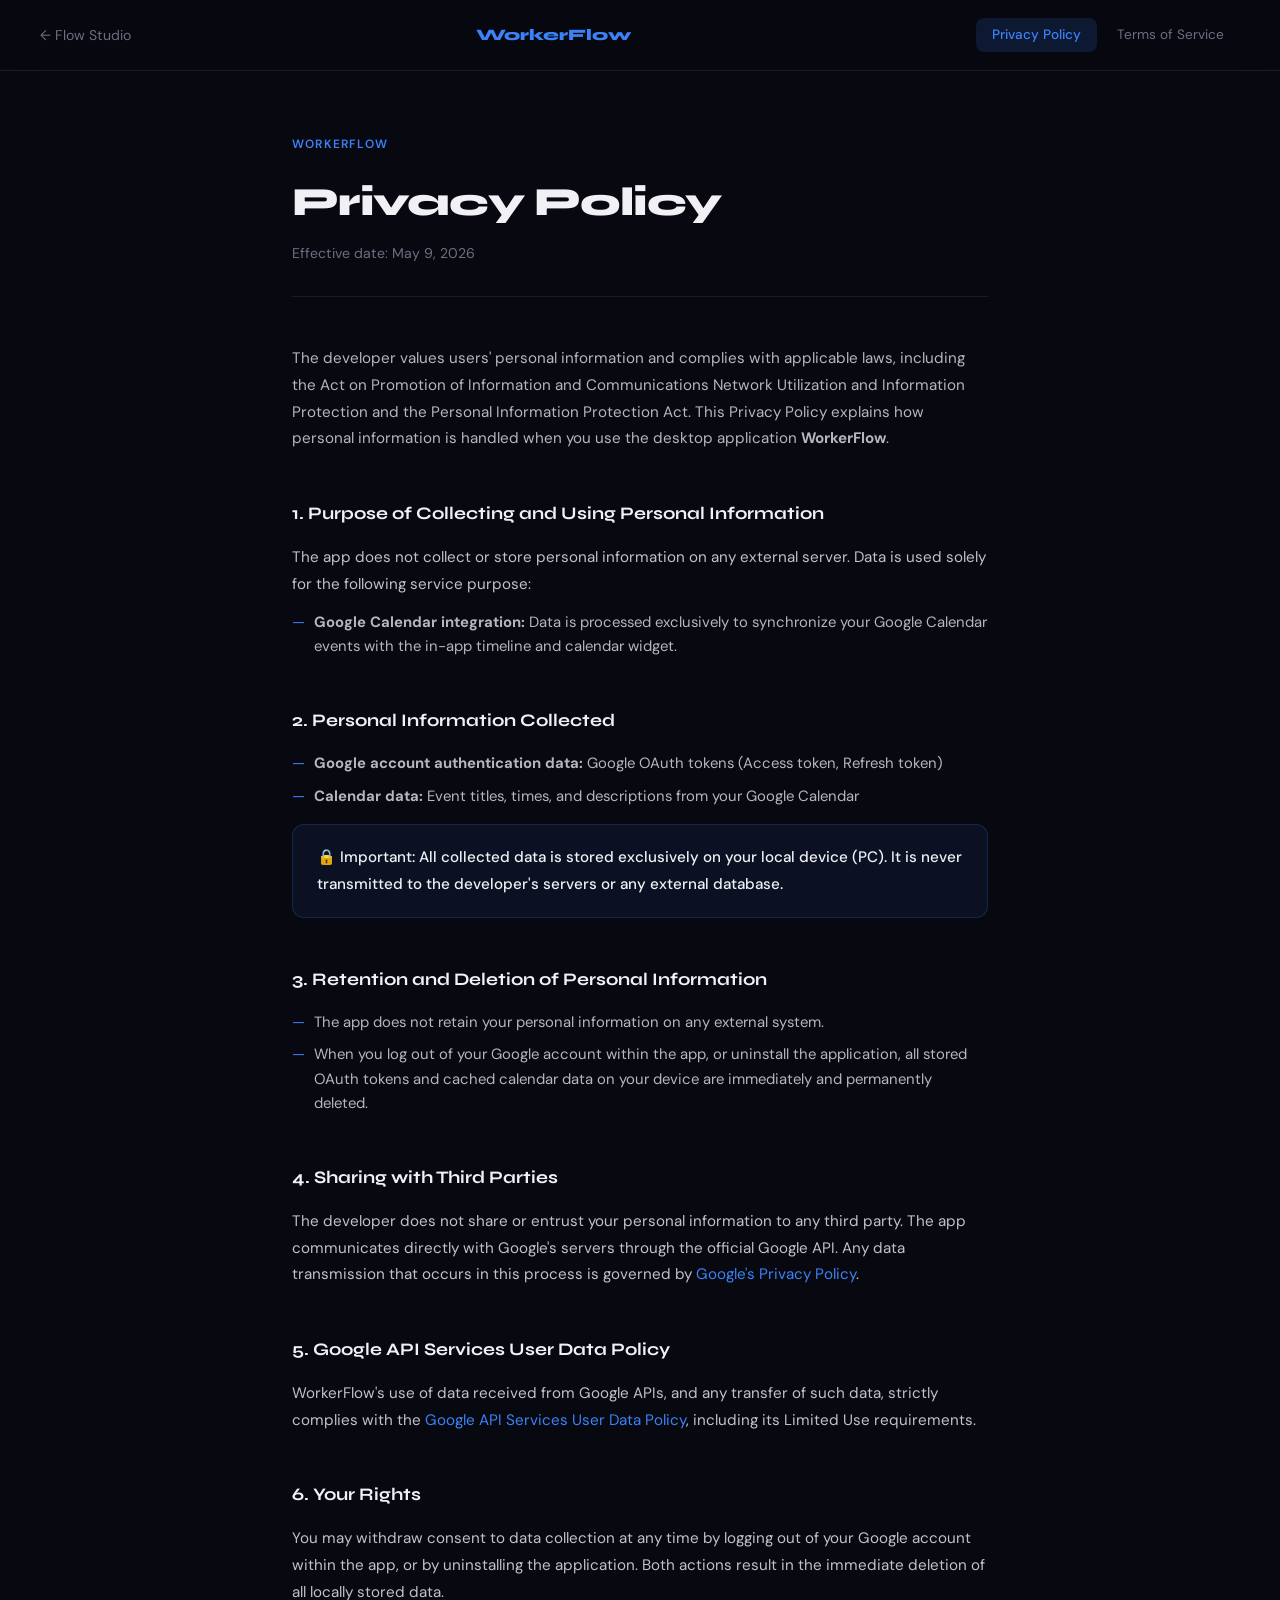
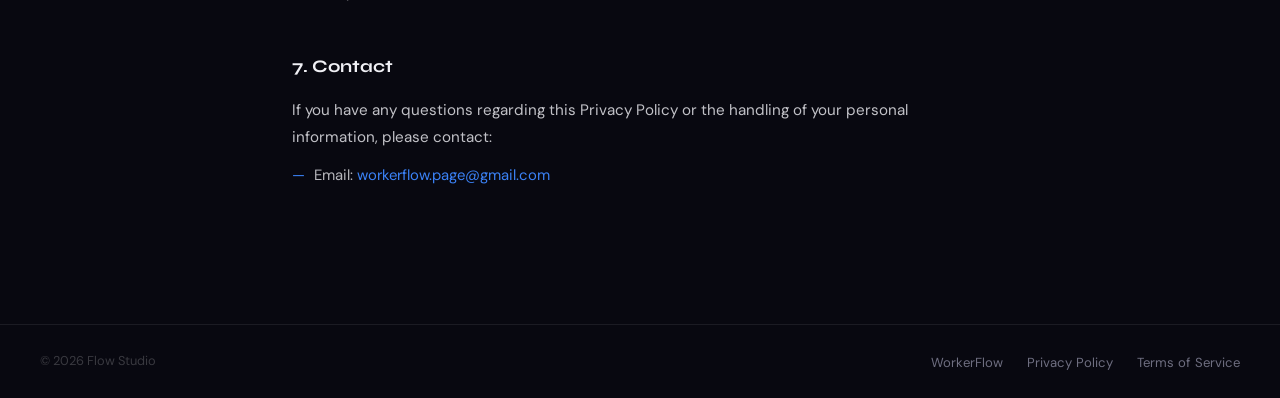
<file: workerflow/privacy.html>
<!DOCTYPE html>
<html lang="en">
<head>
  <meta charset="UTF-8">
  <meta name="viewport" content="width=device-width, initial-scale=1.0">
  <title>Privacy Policy — WorkerFlow</title>
  <link rel="preconnect" href="https://fonts.googleapis.com">
  <link href="https://fonts.googleapis.com/css2?family=Syne:wght@700;800&family=DM+Sans:opsz,wght@9..40,300;9..40,400;9..40,500&display=swap" rel="stylesheet">
  <style>
    *, *::before, *::after { box-sizing: border-box; margin: 0; padding: 0; }
    :root {
      --bg: #080810; --surface: rgba(255,255,255,0.04); --border: rgba(255,255,255,0.08);
      --text: #f0f0f5; --muted: #6e6e80; --accent: #3b82f6;
    }
    body { background: var(--bg); color: var(--text); font-family: 'DM Sans', sans-serif; font-size: 16px; line-height: 1.6; }
    nav {
      position: sticky; top: 0; z-index: 100;
      padding: 1.1rem 2.5rem; display: flex; align-items: center; justify-content: space-between;
      border-bottom: 1px solid var(--border); background: rgba(8,8,16,0.85); backdrop-filter: blur(20px);
    }
    .nav-back { color: var(--muted); font-size: 0.88rem; text-decoration: none; transition: color 0.2s; }
    .nav-back:hover { color: var(--text); }
    .nav-brand { font-family: 'Syne', sans-serif; font-weight: 800; color: var(--accent); font-size: 1rem; text-decoration: none; }
    .nav-tabs { display: flex; gap: 0.25rem; }
    .nav-tab { padding: 0.4rem 1rem; border-radius: 8px; font-size: 0.85rem; text-decoration: none; color: var(--muted); transition: all 0.2s; }
    .nav-tab.active { background: rgba(59,130,246,0.15); color: var(--accent); font-weight: 500; }
    .nav-tab:hover:not(.active) { color: var(--text); }
    .page { max-width: 760px; margin: 0 auto; padding: 4rem 2rem 6rem; }
    .page-eyebrow { font-size: 0.75rem; font-weight: 600; letter-spacing: 0.1em; text-transform: uppercase; color: var(--accent); margin-bottom: 1rem; }
    .page-title { font-family: 'Syne', sans-serif; font-size: 2.5rem; font-weight: 800; letter-spacing: -0.03em; margin-bottom: 0.5rem; }
    .page-date { font-size: 0.88rem; color: var(--muted); margin-bottom: 3rem; padding-bottom: 2rem; border-bottom: 1px solid var(--border); }
    .legal-section { margin-bottom: 2.5rem; }
    .legal-section h2 { font-family: 'Syne', sans-serif; font-size: 1.1rem; font-weight: 700; margin-bottom: 1rem; padding-top: 0.5rem; }
    .legal-section p { font-size: 0.95rem; color: rgba(240,240,245,0.8); line-height: 1.75; margin-bottom: 0.8rem; }
    .legal-section ul { list-style: none; display: flex; flex-direction: column; gap: 0.5rem; margin-bottom: 0.8rem; }
    .legal-section ul li { font-size: 0.93rem; color: rgba(240,240,245,0.75); padding-left: 1.4rem; position: relative; line-height: 1.65; }
    .legal-section ul li::before { content: '—'; position: absolute; left: 0; color: var(--accent); }
    .highlight-box { background: rgba(59,130,246,0.08); border: 1px solid rgba(59,130,246,0.2); border-radius: 12px; padding: 1.2rem 1.5rem; margin: 1rem 0; }
    .highlight-box p { color: var(--text) !important; font-weight: 500; margin: 0 !important; }
    a.contact-link { color: var(--accent); text-decoration: none; }
    a.contact-link:hover { text-decoration: underline; }
    footer { border-top: 1px solid var(--border); padding: 1.5rem 2.5rem; display: flex; align-items: center; justify-content: space-between; flex-wrap: wrap; gap: 1rem; }
    .footer-links { display: flex; gap: 1.5rem; list-style: none; }
    .footer-links a { font-size: 0.82rem; color: var(--muted); text-decoration: none; transition: color 0.2s; }
    .footer-links a:hover { color: var(--text); }
    .footer-copy { font-size: 0.8rem; color: rgba(255,255,255,0.2); }
  </style>
</head>
<body>
  <nav>
    <a href="../" class="nav-back">← Flow Studio</a>
    <a href="./" class="nav-brand">WorkerFlow</a>
    <div class="nav-tabs">
      <a href="./privacy.html" class="nav-tab active">Privacy Policy</a>
      <a href="./service.html" class="nav-tab">Terms of Service</a>
    </div>
  </nav>

  <main class="page">
    <p class="page-eyebrow">WorkerFlow</p>
    <h1 class="page-title">Privacy Policy</h1>
    <p class="page-date">Effective date: May 9, 2026</p>

    <p style="font-size:0.95rem; color:rgba(240,240,245,0.75); line-height:1.75; margin-bottom:2.5rem;">
      The developer values users' personal information and complies with applicable laws, including the Act on Promotion of Information and Communications Network Utilization and Information Protection and the Personal Information Protection Act. This Privacy Policy explains how personal information is handled when you use the desktop application <strong>WorkerFlow</strong>.
    </p>

    <div class="legal-section">
      <h2>1. Purpose of Collecting and Using Personal Information</h2>
      <p>The app does not collect or store personal information on any external server. Data is used solely for the following service purpose:</p>
      <ul>
        <li><strong>Google Calendar integration:</strong> Data is processed exclusively to synchronize your Google Calendar events with the in-app timeline and calendar widget.</li>
      </ul>
    </div>

    <div class="legal-section">
      <h2>2. Personal Information Collected</h2>
      <ul>
        <li><strong>Google account authentication data:</strong> Google OAuth tokens (Access token, Refresh token)</li>
        <li><strong>Calendar data:</strong> Event titles, times, and descriptions from your Google Calendar</li>
      </ul>
      <div class="highlight-box">
        <p>🔒 Important: All collected data is stored exclusively on your local device (PC). It is never transmitted to the developer's servers or any external database.</p>
      </div>
    </div>

    <div class="legal-section">
      <h2>3. Retention and Deletion of Personal Information</h2>
      <ul>
        <li>The app does not retain your personal information on any external system.</li>
        <li>When you log out of your Google account within the app, or uninstall the application, all stored OAuth tokens and cached calendar data on your device are immediately and permanently deleted.</li>
      </ul>
    </div>

    <div class="legal-section">
      <h2>4. Sharing with Third Parties</h2>
      <p>The developer does not share or entrust your personal information to any third party. The app communicates directly with Google's servers through the official Google API. Any data transmission that occurs in this process is governed by <a href="https://policies.google.com/privacy" class="contact-link" target="_blank">Google's Privacy Policy</a>.</p>
    </div>

    <div class="legal-section">
      <h2>5. Google API Services User Data Policy</h2>
      <p>WorkerFlow's use of data received from Google APIs, and any transfer of such data, strictly complies with the <a href="https://developers.google.com/terms/api-services-user-data-policy" class="contact-link" target="_blank">Google API Services User Data Policy</a>, including its Limited Use requirements.</p>
    </div>

    <div class="legal-section">
      <h2>6. Your Rights</h2>
      <p>You may withdraw consent to data collection at any time by logging out of your Google account within the app, or by uninstalling the application. Both actions result in the immediate deletion of all locally stored data.</p>
    </div>

    <div class="legal-section">
      <h2>7. Contact</h2>
      <p>If you have any questions regarding this Privacy Policy or the handling of your personal information, please contact:</p>
      <ul>
        <li>Email: <a href="mailto:workerflow.page@gmail.com" class="contact-link">workerflow.page@gmail.com</a></li>
      </ul>
    </div>
  </main>

  <footer>
    <span class="footer-copy">© 2026 Flow Studio</span>
    <ul class="footer-links">
      <li><a href="./">WorkerFlow</a></li>
      <li><a href="./privacy.html">Privacy Policy</a></li>
      <li><a href="./service.html">Terms of Service</a></li>
    </ul>
  </footer>
</body>
</html>
</file>
<file: css/style.css>
:root {
  --primary-blue: #0255CA;
  --primary-teal: #03D8A7;
  --brand-gradient: linear-gradient(135deg, #0255CA 0%, #03D8A7 100%);
  --brand-gradient-soft: linear-gradient(135deg, rgba(2, 85, 202, 0.08) 0%, rgba(3, 216, 167, 0.08) 100%);
  
  --bg-body: #F8FAFC;
  --surface: #FFFFFF;
  --surface-border: #E2E8F0;
  --text-main: #0F172A;
  --text-muted: #64748B;
  --shadow-sm: 0 4px 6px -1px rgba(0, 0, 0, 0.05), 0 2px 4px -1px rgba(0, 0, 0, 0.03);
  --shadow-lg: 0 20px 25px -5px rgba(2, 85, 202, 0.1), 0 10px 10px -5px rgba(3, 216, 167, 0.04);
}

*, *::before, *::after { box-sizing: border-box; margin: 0; padding: 0; }
html { scroll-behavior: smooth; }

body {
  background-color: var(--bg-body);
  color: var(--text-main);
  font-family: 'Plus Jakarta Sans', 'Noto Sans KR', sans-serif;
  line-height: 1.6;
  word-break: keep-all;
}

/* ── HEADER & NAV ── */
header {
  position: sticky;
  top: 0;
  z-index: 100;
  background: rgba(255, 255, 255, 0.85);
  backdrop-filter: blur(16px);
  border-bottom: 1px solid var(--surface-border);
}

.nav-container {
  max-width: 1200px;
  margin: 0 auto;
  padding: 1rem 1.5rem;
  display: flex;
  align-items: center;
  justify-content: space-between;
}

.brand-logo {
  font-size: 1.35rem;
  font-weight: 800;
  text-decoration: none;
  background: var(--brand-gradient);
  -webkit-background-clip: text;
  -webkit-text-fill-color: transparent;
  letter-spacing: -0.03em;
}

.nav-menu {
  display: flex;
  align-items: center;
  gap: 2rem;
  list-style: none;
}

.nav-menu a {
  text-decoration: none;
  color: var(--text-muted);
  font-weight: 600;
  font-size: 0.95rem;
  transition: color 0.2s;
}

.nav-menu a:hover { color: var(--primary-blue); }

/* ── DROPDOWN MENU ── */
.nav-item-dropdown { position: relative; }

.nav-item-dropdown:hover .dropdown-menu {
  opacity: 1;
  visibility: visible;
  transform: translateY(0);
}

.dropdown-menu {
  position: absolute;
  top: 100%;
  left: 50%;
  transform: translateX(-50%) translateY(10px);
  width: 240px;
  background: var(--surface);
  border: 1px solid var(--surface-border);
  border-radius: 14px;
  padding: 0.5rem;
  box-shadow: var(--shadow-lg);
  opacity: 0;
  visibility: hidden;
  transition: all 0.2s ease;
  list-style: none;
  margin-top: 0.5rem;
}

/* Hover 시 translateX(-50%)를 유지하면서 Y축만 이동 */
.nav-item-dropdown:hover .dropdown-menu {
  opacity: 1;
  visibility: visible;
  transform: translateX(-50%) translateY(0);
}

.dropdown-item {
  display: flex;
  align-items: center;
  gap: 0.75rem;
  padding: 0.65rem 0.85rem;
  text-decoration: none;
  border-radius: 8px;
  transition: background 0.2s;
}

.dropdown-item:hover { background: var(--bg-body); }
.dropdown-icon { font-size: 1.1rem; }
.dropdown-text { display: flex; flex-direction: column; }
.dropdown-title { font-size: 0.9rem; font-weight: 700; color: var(--text-main); }
.dropdown-desc { font-size: 0.75rem; color: var(--text-muted); }

/* ── LANGUAGE SELECTOR ── */
.lang-selector { position: relative; display: inline-block; }

.lang-select {
  appearance: none;
  background: var(--surface);
  border: 1px solid var(--surface-border);
  padding: 0.45rem 2rem 0.45rem 0.85rem;
  border-radius: 8px;
  font-size: 0.85rem;
  font-weight: 600;
  color: var(--text-main);
  cursor: pointer;
  outline: none;
  transition: all 0.2s;
}

.lang-select:hover { border-color: var(--primary-blue); }

.lang-selector::after {
  content: '▾';
  position: absolute;
  right: 0.75rem;
  top: 50%;
  transform: translateY(-50%);
  pointer-events: none;
  color: var(--text-muted);
  font-size: 0.8rem;
}

/* ── HERO ── */
.hero {
  padding: 6rem 1.5rem 4rem;
  text-align: center;
  max-width: 900px;
  margin: 0 auto;
}

.hero-badge {
  display: inline-block;
  padding: 0.4rem 1.2rem;
  border-radius: 50px;
  background: var(--brand-gradient-soft);
  color: var(--primary-blue);
  font-weight: 700;
  font-size: 0.85rem;
  margin-bottom: 1.5rem;
  border: 1px solid rgba(2, 85, 202, 0.15);
}

.hero h1 {
  font-size: clamp(2.2rem, 5vw, 3.8rem);
  font-weight: 800;
  line-height: 1.2;
  letter-spacing: -0.03em;
  margin-bottom: 1.5rem;
}

.gradient-text {
  background: var(--brand-gradient);
  -webkit-background-clip: text;
  -webkit-text-fill-color: transparent;
}

.hero p {
  font-size: 1.15rem;
  color: var(--text-muted);
  margin-bottom: 2.5rem;
}

.btn-group { display: flex; gap: 1rem; justify-content: center; flex-wrap: wrap; }

.btn {
  padding: 0.85rem 2rem;
  border-radius: 12px;
  font-weight: 700;
  font-size: 0.95rem;
  text-decoration: none;
  transition: all 0.25s ease;
  display: inline-flex;
  align-items: center;
  gap: 0.5rem;
}

.btn-primary { background: var(--brand-gradient); color: #FFF; box-shadow: var(--shadow-lg); }
.btn-primary:hover { opacity: 0.95; transform: translateY(-2px); }

.btn-secondary {
  background: var(--surface);
  color: var(--text-main);
  border: 1px solid var(--surface-border);
}
.btn-secondary:hover {
  border-color: var(--primary-blue);
  color: var(--primary-blue);
  transform: translateY(-2px);
}

.btn-disabled {
  background: var(--surface);
  color: var(--text-muted);
  border: 1px solid var(--surface-border);
  opacity: 0.65;
  cursor: not-allowed;
  pointer-events: none;
  box-shadow: none !important;
  transform: none !important;
}
.btn-disabled:hover {
  transform: none !important;
  border-color: var(--surface-border) !important;
  color: var(--text-muted) !important;
}

.badge-coming-soon {
  font-size: 0.75rem;
  font-weight: 600;
  padding: 0.2rem 0.55rem;
  border-radius: 6px;
  background: rgba(100, 116, 139, 0.12);
  color: var(--text-muted);
}

/* ── PRODUCTS ── */
.products-section { max-width: 1200px; margin: 4rem auto; padding: 0 1.5rem; }
.section-header { text-align: center; margin-bottom: 3rem; }
.section-title { font-size: 2.2rem; font-weight: 800; letter-spacing: -0.02em; }
.section-subtitle { color: var(--text-muted); margin-top: 0.5rem; }
.grid-2 { display: grid; grid-template-columns: repeat(2, 1fr); gap: 2rem; }
.grid-3 { display: grid; grid-template-columns: repeat(3, 1fr); gap: 2rem; }

.card {
  background: var(--surface);
  border-radius: 20px;
  border: 1px solid var(--surface-border);
  padding: 2.5rem;
  box-shadow: var(--shadow-sm);
  transition: all 0.3s ease;
  display: flex;
  flex-direction: column;
  justify-content: space-between;
}

.card:hover {
  box-shadow: var(--shadow-lg);
  border-color: var(--primary-teal);
  transform: translateY(-4px);
}

.card-header { display: flex; align-items: center; gap: 1rem; margin-bottom: 1.5rem; }
.card-icon {
  width: 48px; height: 48px;
  border-radius: 12px;
  background: var(--brand-gradient-soft);
  display: flex; align-items: center; justify-content: center;
  font-size: 1.5rem;
}

.card-title { font-size: 1.6rem; font-weight: 700; }
.card-desc { color: var(--text-muted); margin-bottom: 1.5rem; font-size: 0.95rem; }
.card-features { list-style: none; margin-bottom: 2rem; }
.card-features li {
  margin-bottom: 0.6rem;
  font-size: 0.9rem;
  color: var(--text-main);
  display: flex; align-items: center; gap: 0.5rem;
}
.card-features li::before { content: '✓'; color: var(--primary-teal); font-weight: bold; }

/* ── DOWNLOADS ── */
.downloads-section {
  background: var(--surface);
  border-top: 1px solid var(--surface-border);
  border-bottom: 1px solid var(--surface-border);
  padding: 5rem 1.5rem;
}

.archive-box {
  max-width: 900px;
  margin: 2rem auto 0;
  background: var(--bg-body);
  border-radius: 16px;
  padding: 2rem;
  border: 1px solid var(--surface-border);
}

.archive-table { width: 100%; border-collapse: collapse; text-align: left; }
.archive-table th, .archive-table td {
  padding: 1rem;
  border-bottom: 1px solid var(--surface-border);
  font-size: 0.9rem;
}
.archive-table th { color: var(--text-muted); font-weight: 600; }
.dl-link { color: var(--primary-blue); text-decoration: none; font-weight: 600; }
.dl-link:hover { text-decoration: underline; }

/* ── CONNECT ── */
.connect-section { max-width: 900px; margin: 5rem auto; padding: 0 1.5rem; }
.contact-card {
  background: var(--surface);
  border: 1px solid var(--surface-border);
  border-radius: 20px;
  padding: 2.5rem;
  text-align: center;
  box-shadow: var(--shadow-sm);
}

.contact-form {
  max-width: 620px;
  margin: 0 auto;
  display: grid;
  gap: 0.7rem;
  text-align: left;
}

.contact-form label {
  font-size: 0.9rem;
  font-weight: 700;
  color: var(--text-main);
  margin-top: 0.45rem;
}

.contact-form input,
.contact-form textarea {
  width: 100%;
  border: 1px solid var(--surface-border);
  border-radius: 10px;
  padding: 0.85rem 1rem;
  background: var(--bg-body);
  color: var(--text-main);
  font: inherit;
  line-height: 1.5;
  transition: border-color 0.2s, box-shadow 0.2s;
}

.contact-form textarea { resize: vertical; min-height: 9rem; }
.contact-form input:focus,
.contact-form textarea:focus {
  outline: none;
  border-color: var(--primary-blue);
  box-shadow: 0 0 0 3px rgba(2, 85, 202, 0.12);
}
.contact-form .btn { justify-content: center; border: 0; cursor: pointer; margin-top: 0.8rem; }
.contact-notice { color: var(--text-muted); font-size: 0.8rem; text-align: center; }
.contact-honeypot { position: absolute; left: -10000px; }

/* ── FOOTER ── */
footer { background: #0B1120; color: #94A3B8; padding: 3rem 1.5rem; }
.footer-container {
  max-width: 1200px; margin: 0 auto;
  display: flex; justify-content: space-between; align-items: center;
  flex-wrap: wrap; gap: 1.5rem;
}

.footer-links { display: flex; gap: 1.5rem; list-style: none; }
.footer-links a { color: #94A3B8; text-decoration: none; font-size: 0.85rem; transition: color 0.2s; }
.footer-links a:hover { color: #FFF; }
.footer-policy { font-weight: 600; color: #CBD5E1 !important; }

@media (max-width: 1024px) {
  .grid-3 { grid-template-columns: 1fr; }
}

@media (max-width: 768px) {
  .grid-2 { grid-template-columns: 1fr; }
  .nav-menu { display: none; }
  .footer-container { flex-direction: column; text-align: center; }
}
</file>
